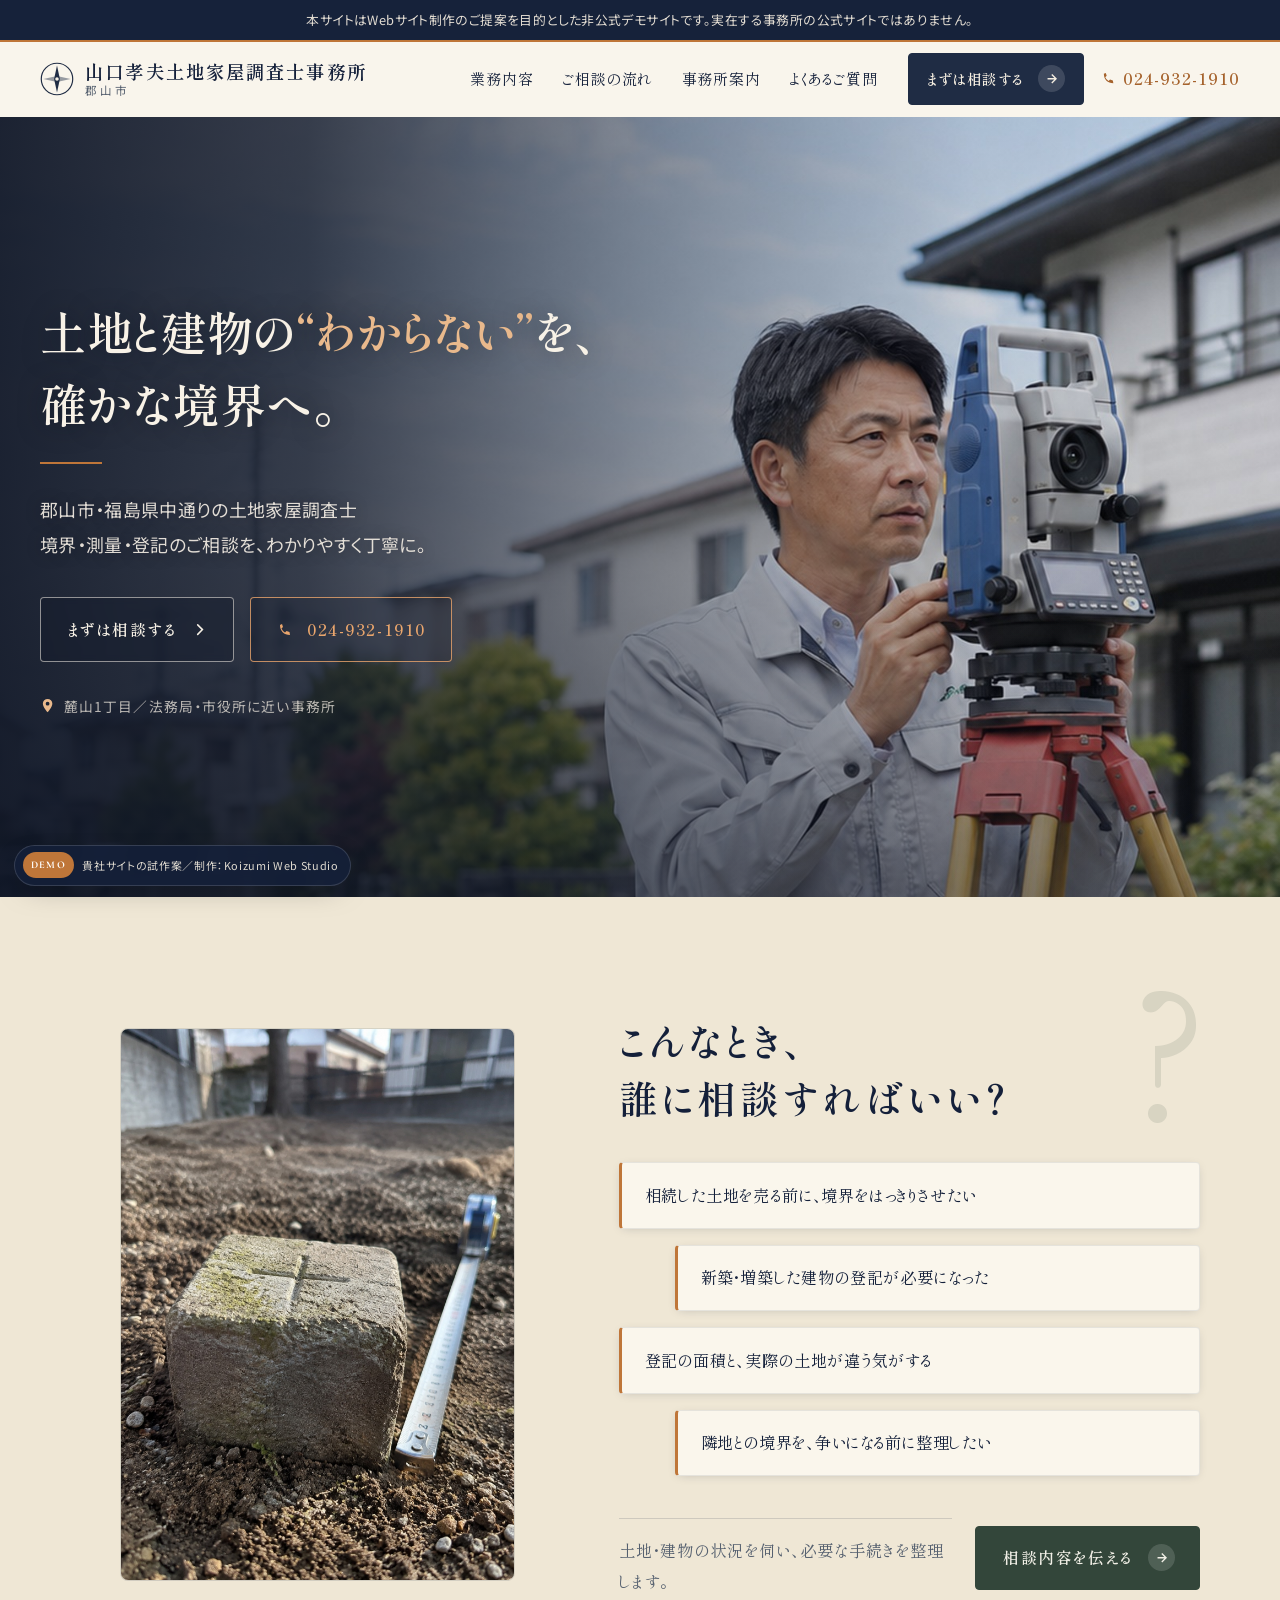
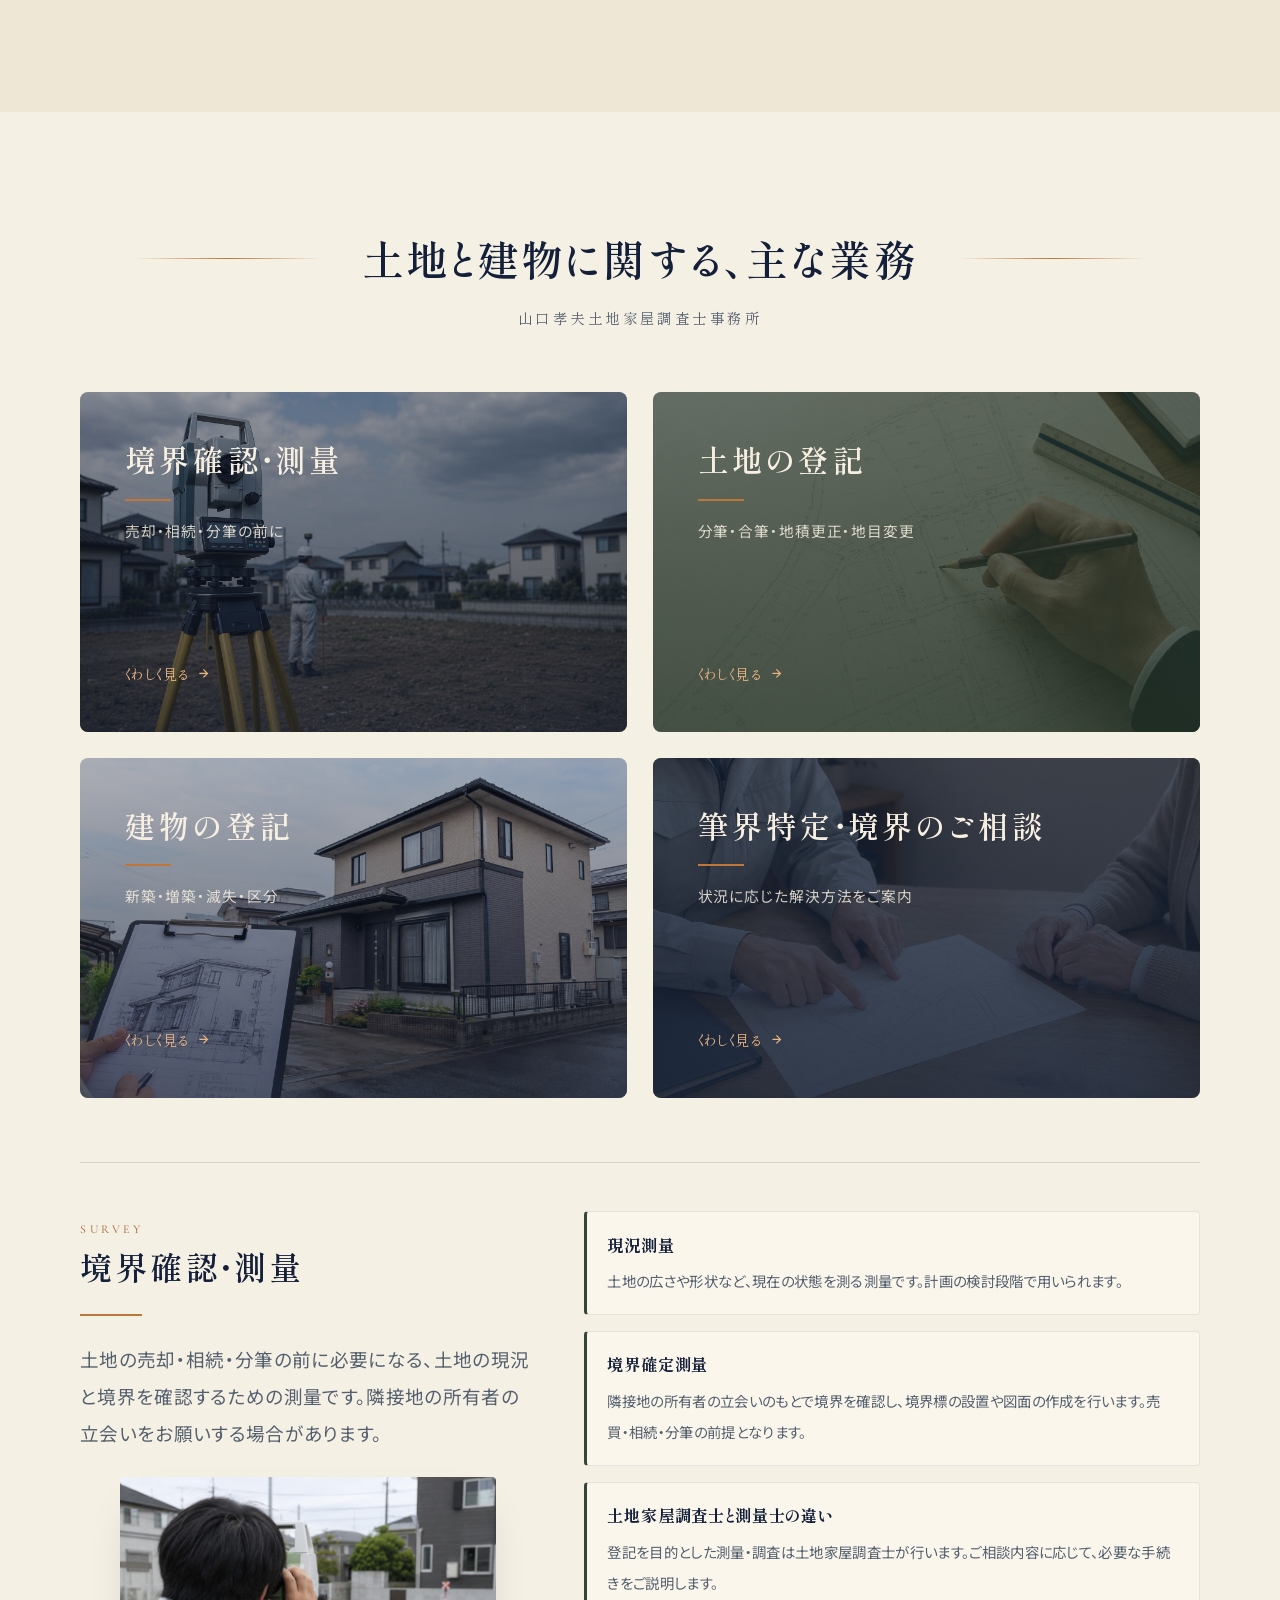
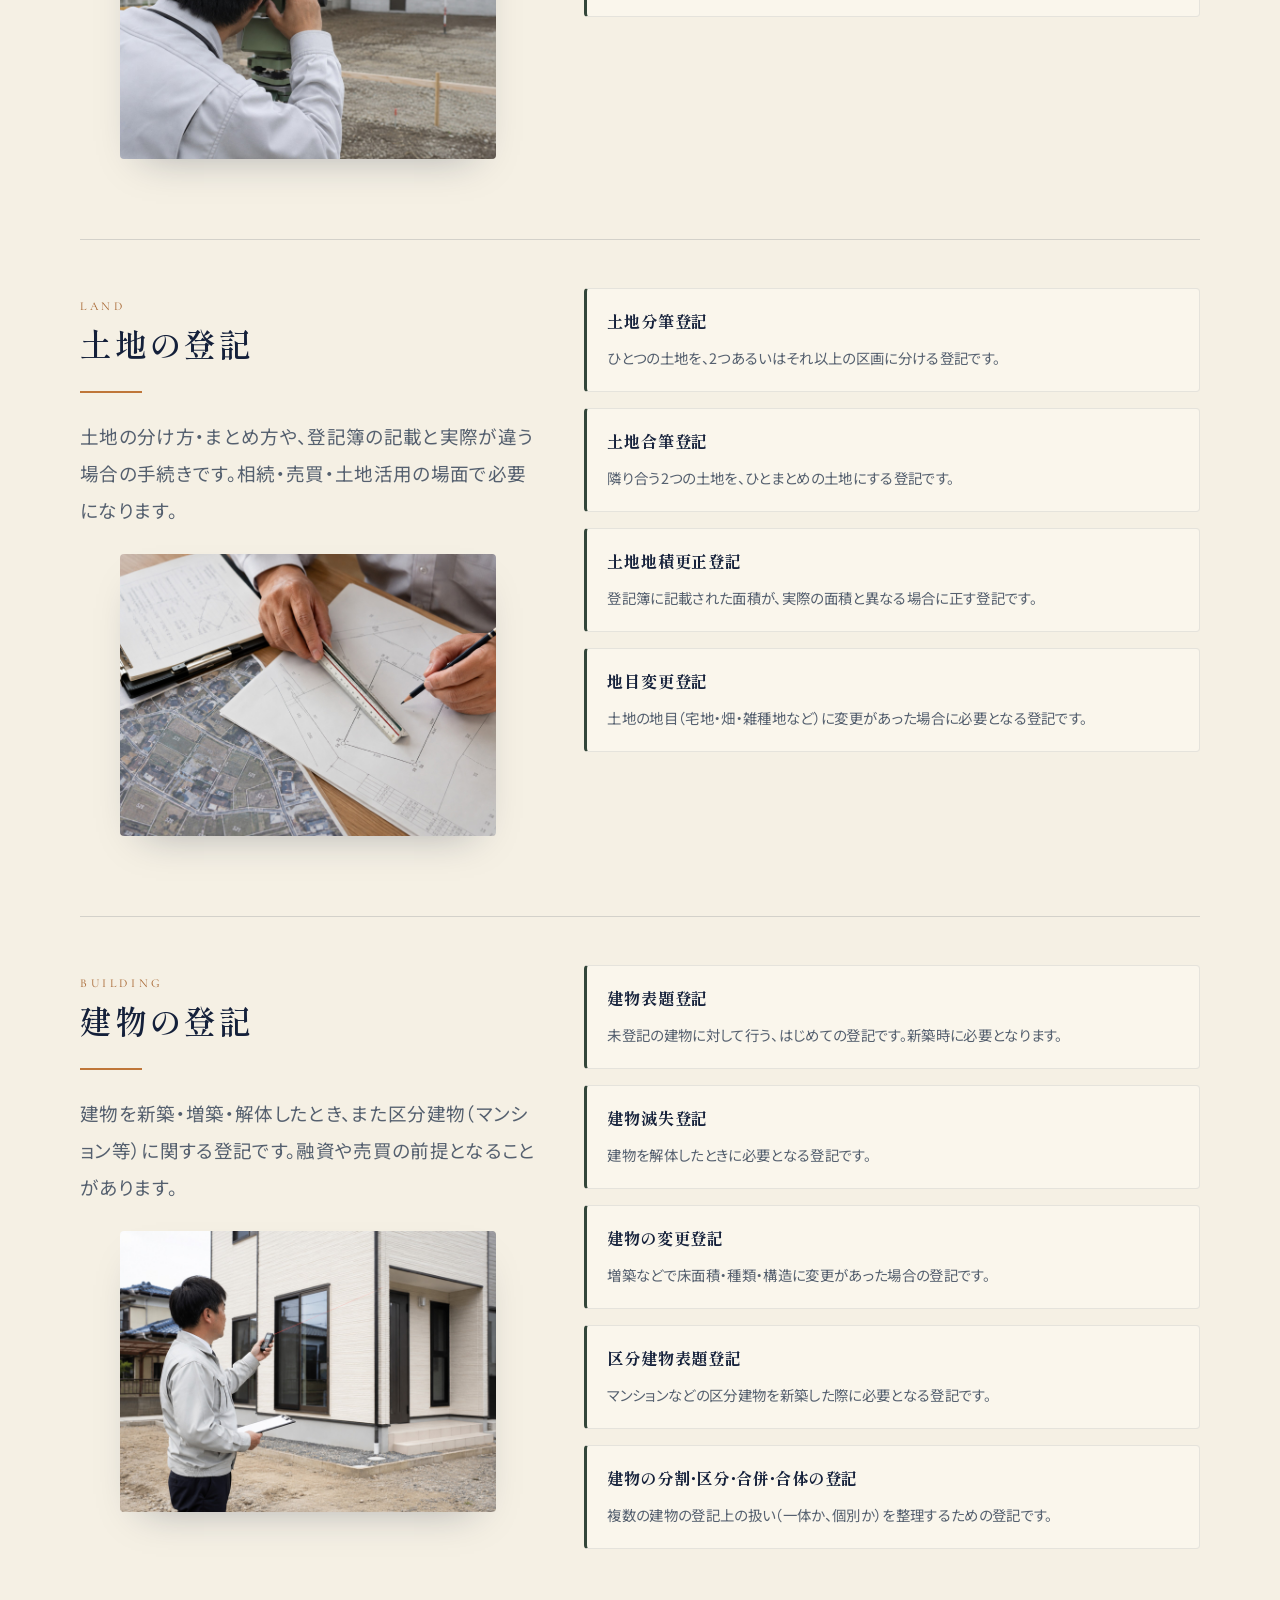
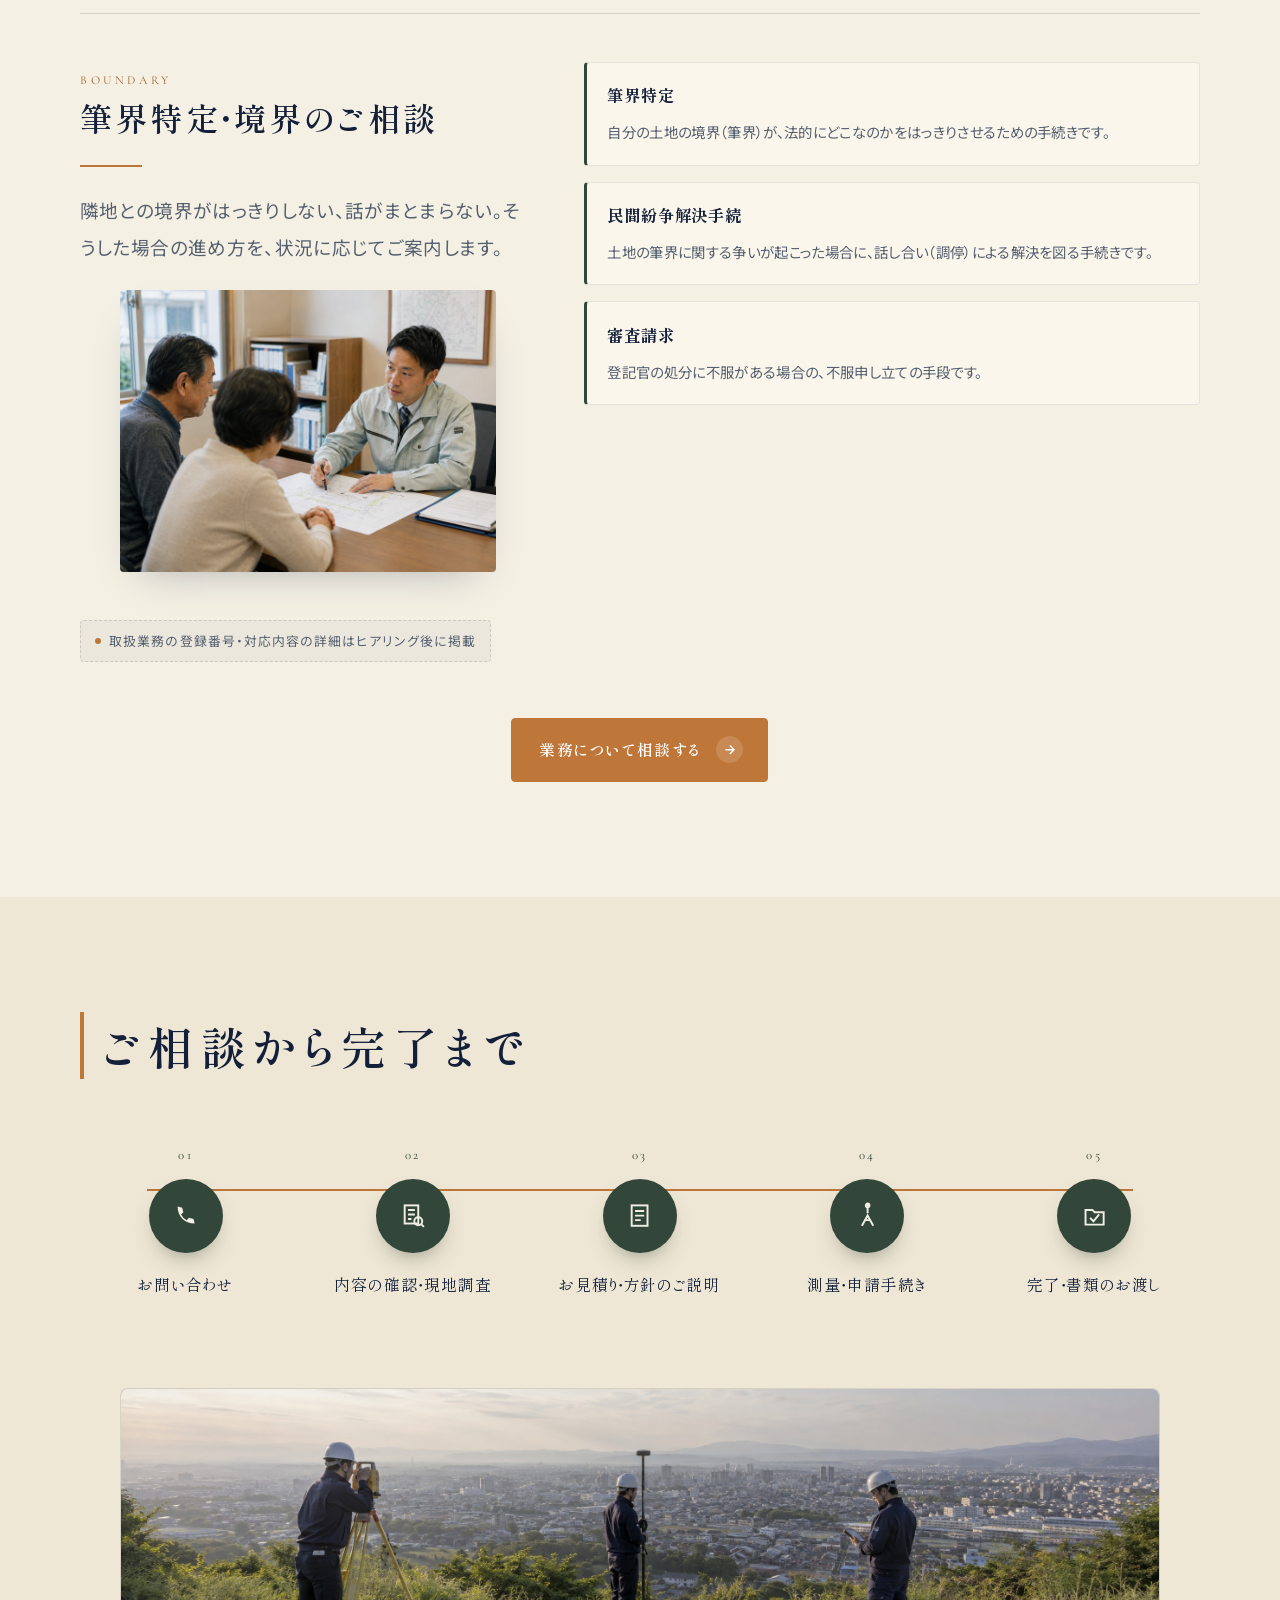
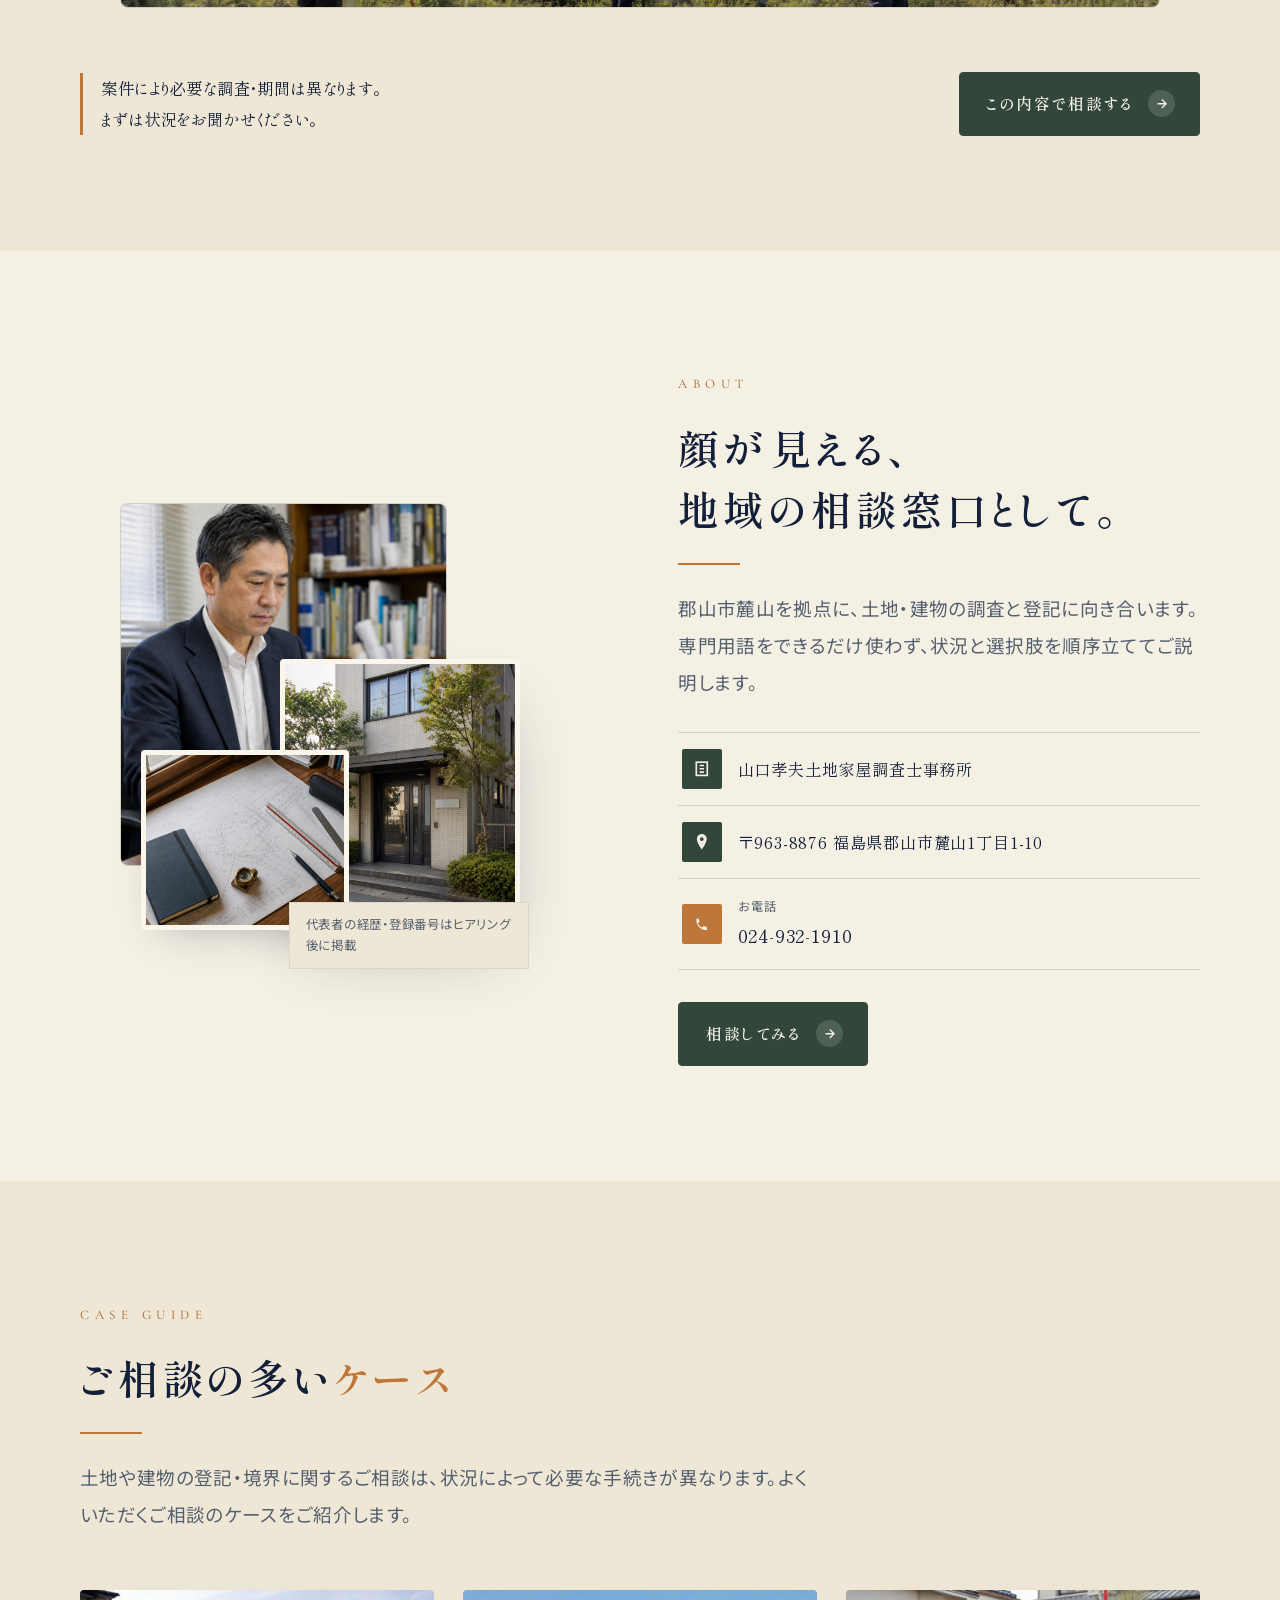
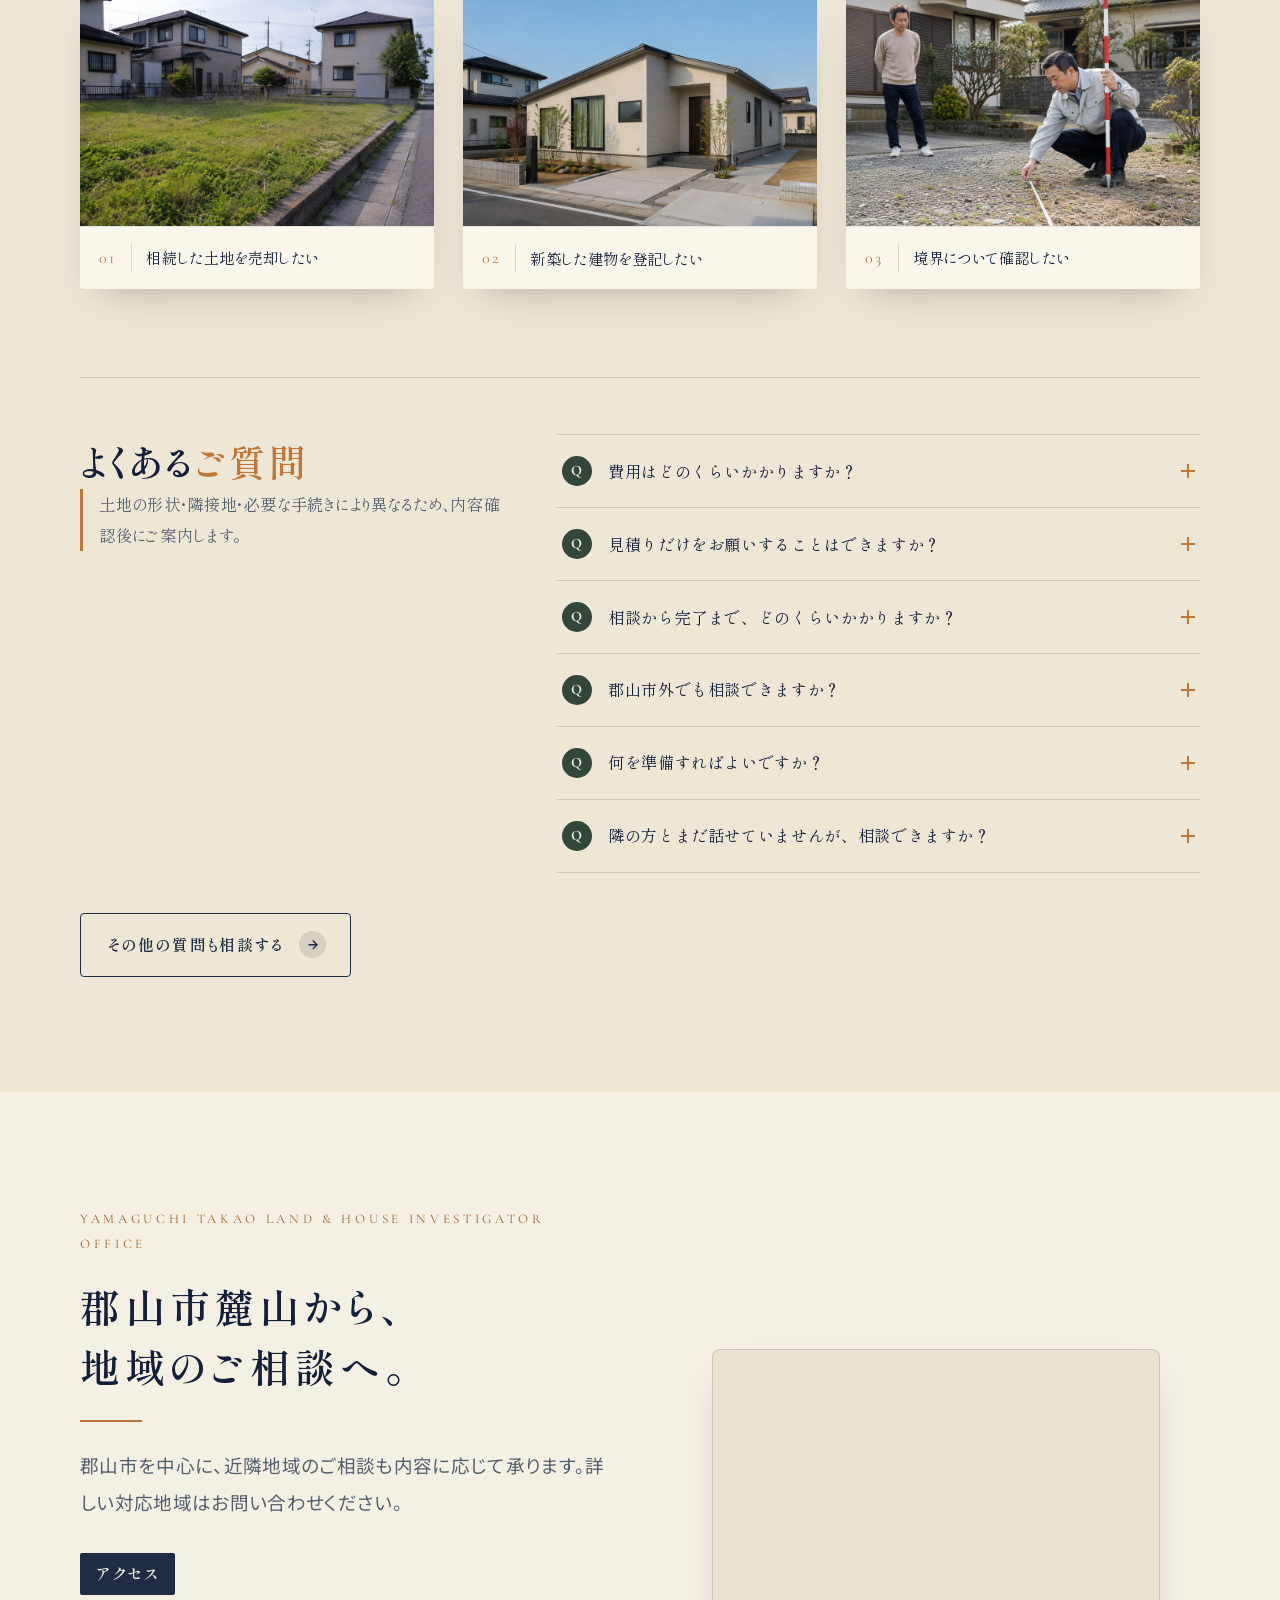
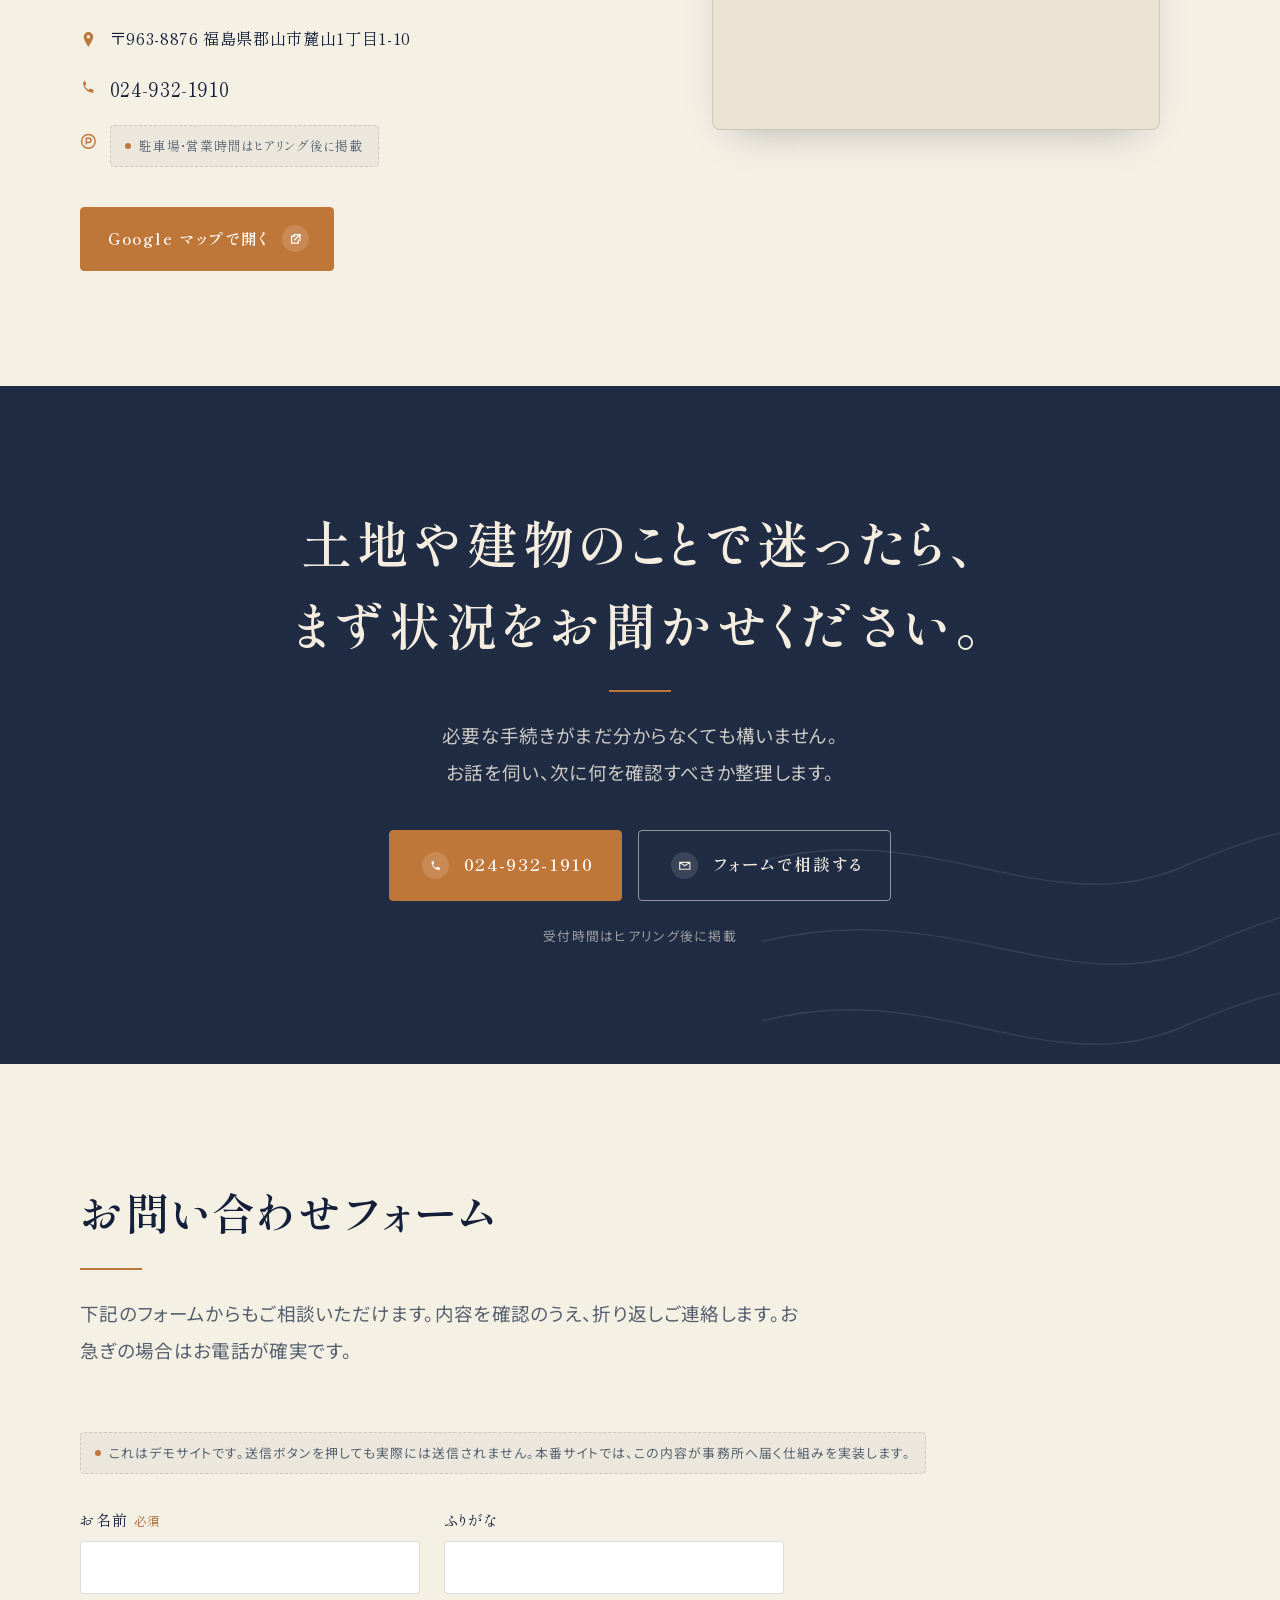
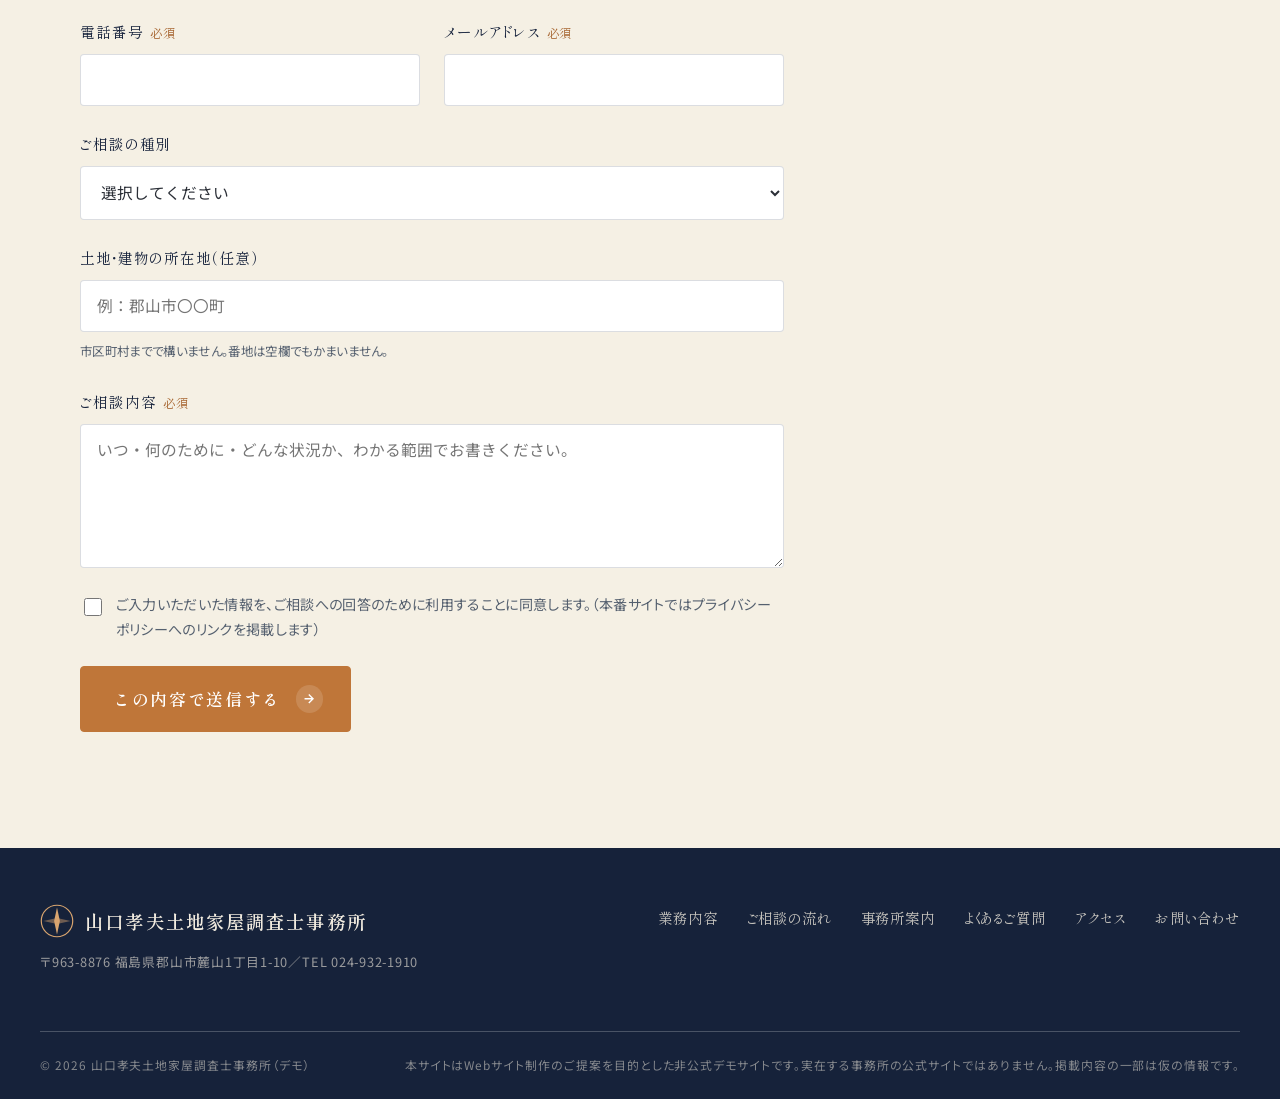
<file: site/index.html>
<!doctype html>
<html lang="ja">
<head>
<meta charset="utf-8">
<meta name="viewport" content="width=device-width, initial-scale=1">
<meta name="robots" content="noindex, nofollow">
<meta name="googlebot" content="noindex, nofollow">
<title>山口孝夫土地家屋調査士事務所｜郡山市の境界・測量・登記のご相談</title>
<meta name="description" content="本サイトはWebサイト制作のご提案を目的とした非公式デモサイトです。実在する事務所の公式サイトではありません。">
<link rel="icon" href="data:image/svg+xml,%3Csvg xmlns='http://www.w3.org/2000/svg' viewBox='0 0 32 32'%3E%3Crect width='32' height='32' fill='%231f2c44'/%3E%3Cpath d='M16 5 L19 16 L16 27 L13 16 Z M5 16 L16 13 L27 16 L16 19 Z' fill='%23e7b483'/%3E%3C/svg%3E">
<link rel="preconnect" href="https://fonts.googleapis.com">
<link rel="preconnect" href="https://fonts.gstatic.com" crossorigin>
<link href="https://fonts.googleapis.com/css2?family=Shippori+Mincho:wght@500;600;700&family=Noto+Sans+JP:wght@400;500;700&family=Cormorant+Garamond:wght@500;600&display=swap" rel="stylesheet">
<link rel="stylesheet" href="assets/css/styles.css">
</head>
<body>

<p class="demo-notice" role="note">本サイトはWebサイト制作のご提案を目的とした非公式デモサイトです。実在する事務所の公式サイトではありません。</p>

<a class="skip-link" href="#contact">お問い合わせへ移動</a>

<a class="demo-badge" href="https://koizumi-web-studio.pages.dev" target="_blank" rel="noopener">
  <span class="demo-badge__tag">DEMO</span>
  <span>貴社サイトの試作案／制作：Koizumi Web Studio</span>
</a>

<!-- ============ ヘッダー ============ -->
<header class="site-header">
  <div class="container container--wide site-header__inner">
    <a class="brand" href="#top" aria-label="山口孝夫土地家屋調査士事務所">
      <svg class="brand__mark" viewBox="0 0 40 40" aria-hidden="true">
        <circle cx="20" cy="20" r="18.5" fill="none" stroke="currentColor" stroke-width="1.4"/>
        <path d="M20 4 L23.4 20 L20 36 L16.6 20 Z" fill="currentColor"/>
        <path d="M4 20 L20 16.6 L36 20 L20 23.4 Z" fill="currentColor" opacity="0.45"/>
        <circle cx="20" cy="20" r="2.1" fill="#f5f0e4"/>
      </svg>
      <span class="brand__text">
        <span class="brand__name">山口孝夫土地家屋調査士事務所</span>
        <span class="brand__region">郡山市</span>
      </span>
    </a>

    <nav class="site-nav" aria-label="メインナビゲーション">
      <div class="site-nav__links">
        <a href="#services">業務内容</a>
        <a href="#flow">ご相談の流れ</a>
        <a href="#about">事務所案内</a>
        <a href="#faq">よくあるご質問</a>
      </div>
      <div class="site-nav__cta">
        <a class="btn" href="#contact">まずは相談する
          <span class="btn__icon"><svg viewBox="0 0 16 16" aria-hidden="true"><path d="M3 8h9M8 3l5 5-5 5" fill="none" stroke="currentColor" stroke-width="1.6"/></svg></span>
        </a>
        <a class="site-nav__tel" href="tel:0249321910">
          <svg viewBox="0 0 16 16" aria-hidden="true"><path d="M3 3c0 6 4 10 10 10l-.5-3-3-1-1.5 1.5A8 8 0 0 1 4.5 6.5L6 5 5 2 3 3z" fill="currentColor"/></svg>
          024-932-1910
        </a>
      </div>
      <button class="nav-toggle" type="button" aria-expanded="false" aria-controls="mobile-nav" aria-label="メニューを開く"><span></span></button>
    </nav>
  </div>
</header>

<div class="nav-overlay" id="mobile-nav" data-stagger>
  <a href="#services" style="--i:0">業務内容</a>
  <a href="#flow" style="--i:1">ご相談の流れ</a>
  <a href="#about" style="--i:2">事務所案内</a>
  <a href="#faq" style="--i:3">よくあるご質問</a>
  <a href="#access" style="--i:4">アクセス</a>
  <div class="nav-overlay__foot" style="--i:5">
    <a class="btn btn--block" href="#contact">まずは相談する
      <span class="btn__icon"><svg viewBox="0 0 16 16" aria-hidden="true"><path d="M3 8h9M8 3l5 5-5 5" fill="none" stroke="currentColor" stroke-width="1.6"/></svg></span>
    </a>
    <a class="btn btn--accent btn--block" href="tel:0249321910">
      <span class="btn__icon"><svg viewBox="0 0 16 16" aria-hidden="true"><path d="M3 3c0 6 4 10 10 10l-.5-3-3-1-1.5 1.5A8 8 0 0 1 4.5 6.5L6 5 5 2 3 3z" fill="currentColor"/></svg></span>
      024-932-1910
    </a>
  </div>
</div>

<main id="top">

  <!-- ============ 01 ヒーロー ============ -->
  <section class="hero">
    <img class="hero__bg" src="assets/img/ph-hero-survey.jpg" alt="郡山市の住宅地で測量機器を用いて調査を行う土地家屋調査士" fetchpriority="high" width="1600" height="2000">
    <span class="hero__scrim" aria-hidden="true"></span>
    <div class="container container--wide hero__inner">
      <div class="hero__content">
        <h1 class="hero__title reveal">土地と建物の<span class="accent">&#8220;わからない&#8221;</span>を、<br>確かな境界へ。</h1>
        <hr class="rule reveal">
        <p class="hero__lead reveal">郡山市・福島県中通りの土地家屋調査士<br>境界・測量・登記のご相談を、わかりやすく丁寧に。</p>
        <div class="hero__cta btn-row reveal">
          <a class="btn btn--hero-primary" href="#contact">まずは相談する
            <svg class="btn__chev" viewBox="0 0 16 16" aria-hidden="true"><path d="M6 3l5 5-5 5" fill="none" stroke="currentColor" stroke-width="1.6" stroke-linecap="round"/></svg>
          </a>
          <a class="btn btn--hero-tel" href="tel:0249321910">
            <svg viewBox="0 0 16 16" aria-hidden="true"><path d="M3 3c0 6 4 10 10 10l-.5-3-3-1-1.5 1.5A8 8 0 0 1 4.5 6.5L6 5 5 2 3 3z" fill="currentColor"/></svg>
            024-932-1910
          </a>
        </div>
        <p class="hero__meta reveal">
          <svg viewBox="0 0 16 16" aria-hidden="true"><path d="M8 1a5 5 0 0 0-5 5c0 3.5 5 9 5 9s5-5.5 5-9a5 5 0 0 0-5-5zm0 7a2 2 0 1 1 0-4 2 2 0 0 1 0 4z" fill="currentColor"/></svg>
          麓山1丁目／法務局・市役所に近い事務所
        </p>
      </div>
    </div>
  </section>

  <!-- ============ 02 お悩み ============ -->
  <section class="section section--paper-warm" id="concerns">
    <div class="container concerns__grid">
      <figure class="concerns__media ph reveal">
        <img src="assets/img/ph-boundary-marker.jpg" alt="地面に設置された境界標（コンクリート杭）のクローズアップ" loading="lazy" width="1500" height="2000">
      </figure>
      <div class="concerns__body">
        <span class="concerns__mark" aria-hidden="true">?</span>
        <h2 class="reveal">こんなとき、<br>誰に相談すればいい？</h2>
        <ul class="concerns__list" data-stagger>
          <li class="concern reveal">相続した土地を売る前に、境界をはっきりさせたい</li>
          <li class="concern reveal">新築・増築した建物の登記が必要になった</li>
          <li class="concern reveal">登記の面積と、実際の土地が違う気がする</li>
          <li class="concern reveal">隣地との境界を、争いになる前に整理したい</li>
        </ul>
        <div class="concerns__foot">
          <p class="concerns__note reveal">土地・建物の状況を伺い、必要な手続きを整理します。</p>
          <a class="btn btn--forest reveal" href="#contact">相談内容を伝える
            <span class="btn__icon"><svg viewBox="0 0 16 16" aria-hidden="true"><path d="M3 8h9M8 3l5 5-5 5" fill="none" stroke="currentColor" stroke-width="1.6"/></svg></span>
          </a>
        </div>
      </div>
    </div>
  </section>

  <!-- ============ 03 業務 ============ -->
  <section class="section section--paper" id="services">
    <div class="container">
      <div class="title-flank reveal">
        <h2>土地と建物に関する、主な業務</h2>
      </div>
      <p class="title-sub reveal">山口孝夫土地家屋調査士事務所</p>

      <div class="services__grid" data-stagger>
        <article class="svc reveal">
          <div class="svc__bg" aria-hidden="true"><img src="assets/img/svc-survey.jpg" alt="" loading="lazy" width="1800" height="1200"></div>
          <h3>境界確認・測量</h3>
          <span class="svc__line" aria-hidden="true"></span>
          <p>売却・相続・分筆の前に</p>
          <a class="svc__link" href="#svc-survey">くわしく見る <svg viewBox="0 0 16 16" aria-hidden="true"><path d="M3 8h9M8 3l5 5-5 5" fill="none" stroke="currentColor" stroke-width="1.6"/></svg></a>
        </article>
        <article class="svc svc--forest reveal">
          <div class="svc__bg ph--forest" aria-hidden="true"><img src="assets/img/svc-land.jpg" alt="" loading="lazy" width="1800" height="1200"></div>
          <h3>土地の登記</h3>
          <span class="svc__line" aria-hidden="true"></span>
          <p>分筆・合筆・地積更正・地目変更</p>
          <a class="svc__link" href="#svc-land">くわしく見る <svg viewBox="0 0 16 16" aria-hidden="true"><path d="M3 8h9M8 3l5 5-5 5" fill="none" stroke="currentColor" stroke-width="1.6"/></svg></a>
        </article>
        <article class="svc reveal">
          <div class="svc__bg" aria-hidden="true"><img src="assets/img/svc-building.jpg" alt="" loading="lazy" width="1800" height="1200"></div>
          <h3>建物の登記</h3>
          <span class="svc__line" aria-hidden="true"></span>
          <p>新築・増築・滅失・区分</p>
          <a class="svc__link" href="#svc-building">くわしく見る <svg viewBox="0 0 16 16" aria-hidden="true"><path d="M3 8h9M8 3l5 5-5 5" fill="none" stroke="currentColor" stroke-width="1.6"/></svg></a>
        </article>
        <article class="svc svc--navy reveal">
          <div class="svc__bg ph--navy" aria-hidden="true"><img src="assets/img/svc-boundary.jpg" alt="" loading="lazy" width="1800" height="1200"></div>
          <h3>筆界特定・境界のご相談</h3>
          <span class="svc__line" aria-hidden="true"></span>
          <p>状況に応じた解決方法をご案内</p>
          <a class="svc__link" href="#svc-boundary">くわしく見る <svg viewBox="0 0 16 16" aria-hidden="true"><path d="M3 8h9M8 3l5 5-5 5" fill="none" stroke="currentColor" stroke-width="1.6"/></svg></a>
        </article>
      </div>

      <div class="svc-detail" id="svc-survey">
        <div class="svc-detail__grid">
          <div>
            <span class="svc-detail__tag reveal">Survey</span>
            <h3 class="reveal">境界確認・測量</h3>
            <hr class="rule reveal">
            <p class="lead reveal">土地の売却・相続・分筆の前に必要になる、土地の現況と境界を確認するための測量です。隣接地の所有者の立会いをお願いする場合があります。</p>
            <figure class="svc-detail__img reveal"><img src="assets/img/svcdetail-survey.jpg" alt="屋外で測量機器を用いて土地を測量する様子" loading="lazy" width="1600" height="1200"></figure>
          </div>
          <ul class="svc-detail__list reveal" data-stagger>
            <li class="reveal"><b>現況測量</b><span>土地の広さや形状など、現在の状態を測る測量です。計画の検討段階で用いられます。</span></li>
            <li class="reveal"><b>境界確定測量</b><span>隣接地の所有者の立会いのもとで境界を確認し、境界標の設置や図面の作成を行います。売買・相続・分筆の前提となります。</span></li>
            <li class="reveal"><b>土地家屋調査士と測量士の違い</b><span>登記を目的とした測量・調査は土地家屋調査士が行います。ご相談内容に応じて、必要な手続きをご説明します。</span></li>
          </ul>
        </div>
      </div>

      <div class="svc-detail" id="svc-land">
        <div class="svc-detail__grid">
          <div>
            <span class="svc-detail__tag reveal">Land</span>
            <h3 class="reveal">土地の登記</h3>
            <hr class="rule reveal">
            <p class="lead reveal">土地の分け方・まとめ方や、登記簿の記載と実際が違う場合の手続きです。相続・売買・土地活用の場面で必要になります。</p>
            <figure class="svc-detail__img reveal"><img src="assets/img/svcdetail-land.jpg" alt="公図・地積測量図を確認する手元" loading="lazy" width="1600" height="1200"></figure>
          </div>
          <ul class="svc-detail__list reveal" data-stagger>
            <li class="reveal"><b>土地分筆登記</b><span>ひとつの土地を、2つあるいはそれ以上の区画に分ける登記です。</span></li>
            <li class="reveal"><b>土地合筆登記</b><span>隣り合う2つの土地を、ひとまとめの土地にする登記です。</span></li>
            <li class="reveal"><b>土地地積更正登記</b><span>登記簿に記載された面積が、実際の面積と異なる場合に正す登記です。</span></li>
            <li class="reveal"><b>地目変更登記</b><span>土地の地目（宅地・畑・雑種地など）に変更があった場合に必要となる登記です。</span></li>
          </ul>
        </div>
      </div>

      <div class="svc-detail" id="svc-building">
        <div class="svc-detail__grid">
          <div>
            <span class="svc-detail__tag reveal">Building</span>
            <h3 class="reveal">建物の登記</h3>
            <hr class="rule reveal">
            <p class="lead reveal">建物を新築・増築・解体したとき、また区分建物（マンション等）に関する登記です。融資や売買の前提となることがあります。</p>
            <figure class="svc-detail__img reveal"><img src="assets/img/svcdetail-building.jpg" alt="建物図面と現地の住宅" loading="lazy" width="1600" height="1200"></figure>
          </div>
          <ul class="svc-detail__list reveal" data-stagger>
            <li class="reveal"><b>建物表題登記</b><span>未登記の建物に対して行う、はじめての登記です。新築時に必要となります。</span></li>
            <li class="reveal"><b>建物滅失登記</b><span>建物を解体したときに必要となる登記です。</span></li>
            <li class="reveal"><b>建物の変更登記</b><span>増築などで床面積・種類・構造に変更があった場合の登記です。</span></li>
            <li class="reveal"><b>区分建物表題登記</b><span>マンションなどの区分建物を新築した際に必要となる登記です。</span></li>
            <li class="reveal"><b>建物の分割・区分・合併・合体の登記</b><span>複数の建物の登記上の扱い（一体か、個別か）を整理するための登記です。</span></li>
          </ul>
        </div>
      </div>

      <div class="svc-detail" id="svc-boundary">
        <div class="svc-detail__grid">
          <div>
            <span class="svc-detail__tag reveal">Boundary</span>
            <h3 class="reveal">筆界特定・境界のご相談</h3>
            <hr class="rule reveal">
            <p class="lead reveal">隣地との境界がはっきりしない、話がまとまらない。そうした場合の進め方を、状況に応じてご案内します。</p>
            <figure class="svc-detail__img reveal"><img src="assets/img/svcdetail-boundary.jpg" alt="図面を挟んで打ち合わせをする様子" loading="lazy" width="1600" height="1200"></figure>
          </div>
          <ul class="svc-detail__list reveal" data-stagger>
            <li class="reveal"><b>筆界特定</b><span>自分の土地の境界（筆界）が、法的にどこなのかをはっきりさせるための手続きです。</span></li>
            <li class="reveal"><b>民間紛争解決手続</b><span>土地の筆界に関する争いが起こった場合に、話し合い（調停）による解決を図る手続きです。</span></li>
            <li class="reveal"><b>審査請求</b><span>登記官の処分に不服がある場合の、不服申し立ての手段です。</span></li>
          </ul>
        </div>
      </div>

      <p class="pending reveal" style="margin-top:2rem">取扱業務の登録番号・対応内容の詳細はヒアリング後に掲載</p>

      <div class="services__cta reveal">
        <a class="btn btn--accent" href="#contact">業務について相談する
          <span class="btn__icon"><svg viewBox="0 0 16 16" aria-hidden="true"><path d="M3 8h9M8 3l5 5-5 5" fill="none" stroke="currentColor" stroke-width="1.6"/></svg></span>
        </a>
      </div>
    </div>
  </section>

  <!-- ============ 04 ご相談の流れ ============ -->
  <section class="section section--paper-warm" id="flow">
    <div class="container">
      <div class="process__head reveal">
        <h2>ご相談から完了まで</h2>
      </div>

      <div class="process__track" data-stagger>
        <span class="process__line" aria-hidden="true"></span>
        <span class="process__line-fill" aria-hidden="true"></span>
        <div class="step reveal">
          <span class="step__num">01</span>
          <span class="step__dot" aria-hidden="true"><svg viewBox="0 0 24 24"><path d="M5 4c0 9 6 15 15 15l-1-4-4-1-2 2a11 11 0 0 1-5-5l2-2-1-4-4-1z" fill="currentColor"/></svg></span>
          <span class="step__label">お問い合わせ</span>
        </div>
        <div class="step reveal">
          <span class="step__num">02</span>
          <span class="step__dot" aria-hidden="true"><svg viewBox="0 0 24 24" fill="none" stroke="currentColor" stroke-width="1.7"><rect x="5" y="3" width="12" height="16"/><path d="M8 7h6M8 11h6M8 15h3"/><circle cx="17" cy="17" r="3.5"/><path d="M19.5 19.5 22 22"/></svg></span>
          <span class="step__label">内容の確認・現地調査</span>
        </div>
        <div class="step reveal">
          <span class="step__num">03</span>
          <span class="step__dot" aria-hidden="true"><svg viewBox="0 0 24 24" fill="none" stroke="currentColor" stroke-width="1.7"><rect x="5" y="3" width="14" height="18"/><path d="M8 8h8M8 12h8M8 16h5"/></svg></span>
          <span class="step__label">お見積り・方針のご説明</span>
        </div>
        <div class="step reveal">
          <span class="step__num">04</span>
          <span class="step__dot" aria-hidden="true"><svg viewBox="0 0 24 24" fill="none" stroke="currentColor" stroke-width="1.7"><path d="M12 3v7M7 21l5-9 5 9M9.5 16h5"/><circle cx="12" cy="3" r="1.6" fill="currentColor"/></svg></span>
          <span class="step__label">測量・申請手続き</span>
        </div>
        <div class="step reveal">
          <span class="step__num">05</span>
          <span class="step__dot" aria-hidden="true"><svg viewBox="0 0 24 24" fill="none" stroke="currentColor" stroke-width="1.7"><path d="M4 7h6l2 2h8v11H4z"/><path d="M8 14l3 3 5-6"/></svg></span>
          <span class="step__label">完了・書類のお渡し</span>
        </div>
      </div>

      <div class="process__foot">
        <figure class="process__foot-media ph reveal">
          <img src="assets/img/ph-process-fieldwork.jpg" alt="郡山の街を見下ろす高台で複数人が測量を行う様子" loading="lazy" width="2400" height="900">
        </figure>
        <p class="process__note reveal">案件により必要な調査・期間は異なります。<br>まずは状況をお聞かせください。</p>
        <a class="btn btn--forest reveal" href="#contact">この内容で相談する
          <span class="btn__icon"><svg viewBox="0 0 16 16" aria-hidden="true"><path d="M3 8h9M8 3l5 5-5 5" fill="none" stroke="currentColor" stroke-width="1.6"/></svg></span>
        </a>
      </div>
    </div>
  </section>

  <!-- ============ 05 事務所紹介 ============ -->
  <section class="section section--paper" id="about">
    <div class="container about__grid">
      <div class="about__media reveal">
        <figure class="ph ph--main"><img src="assets/img/ph-office-portrait.jpg" alt="事務所で図面と書類に向かう土地家屋調査士" loading="lazy" width="1500" height="2000"></figure>
        <figure class="ph ph--sub1"><img src="assets/img/ph-office-exterior.jpg" alt="郡山市麓山にある事務所の外観" loading="lazy" width="1500" height="1700"></figure>
        <figure class="ph ph--sub2"><img src="assets/img/ph-office-drawings.jpg" alt="測量図面・スケール・筆記具" loading="lazy" width="1800" height="1200"></figure>
        <p class="about__note">代表者の経歴・登録番号はヒアリング後に掲載</p>
      </div>
      <div class="about__body">
        <span class="eyebrow reveal">About</span>
        <h2 class="reveal">顔が見える、<br>地域の相談窓口として。</h2>
        <hr class="rule reveal">
        <p class="lead reveal">郡山市麓山を拠点に、土地・建物の調査と登記に向き合います。専門用語をできるだけ使わず、状況と選択肢を順序立ててご説明します。</p>
        <ul class="info-list reveal">
          <li>
            <span class="info-list__icon info-list__icon--forest" aria-hidden="true"><svg viewBox="0 0 16 16" fill="none" stroke="currentColor" stroke-width="1.5"><rect x="3" y="2" width="10" height="12"/><path d="M6 5h4M6 8h4M6 11h4"/></svg></span>
            <span class="info-list__text">山口孝夫土地家屋調査士事務所</span>
          </li>
          <li>
            <span class="info-list__icon info-list__icon--forest" aria-hidden="true"><svg viewBox="0 0 16 16" fill="currentColor"><path d="M8 1a4.5 4.5 0 0 0-4.5 4.5C3.5 9 8 15 8 15s4.5-6 4.5-9.5A4.5 4.5 0 0 0 8 1zm0 6.2a1.7 1.7 0 1 1 0-3.4 1.7 1.7 0 0 1 0 3.4z"/></svg></span>
            <span class="info-list__text">〒963-8876 福島県郡山市麓山1丁目1-10</span>
          </li>
          <li>
            <span class="info-list__icon info-list__icon--terra" aria-hidden="true"><svg viewBox="0 0 16 16" fill="currentColor"><path d="M3 3c0 6 4 10 10 10l-.5-3-3-1-1.5 1.5A8 8 0 0 1 4.5 6.5L6 5 5 2 3 3z"/></svg></span>
            <span class="info-list__text"><span>お電話</span><a href="tel:0249321910">024-932-1910</a></span>
          </li>
        </ul>
        <div class="btn-row reveal" style="margin-top:2rem">
          <a class="btn btn--forest" href="#contact">相談してみる
            <span class="btn__icon"><svg viewBox="0 0 16 16" aria-hidden="true"><path d="M3 8h9M8 3l5 5-5 5" fill="none" stroke="currentColor" stroke-width="1.6"/></svg></span>
          </a>
        </div>
      </div>
    </div>
  </section>

  <!-- ============ 06 ご相談ケース＋FAQ ============ -->
  <section class="section section--paper-warm" id="faq">
    <div class="container">
      <div class="cases__head">
        <span class="eyebrow reveal">Case Guide</span>
        <h2 class="reveal">ご相談の多い<span class="tint">ケース</span></h2>
        <hr class="rule reveal">
        <p class="lead reveal">土地や建物の登記・境界に関するご相談は、状況によって必要な手続きが異なります。よくいただくご相談のケースをご紹介します。</p>
      </div>

      <div class="cases__grid" data-stagger>
        <article class="case-card reveal">
          <div class="ph"><img src="assets/img/ph-case-inherited-land.jpg" alt="郡山市内の宅地・空き地" loading="lazy" width="1800" height="1200"></div>
          <div class="case-card__cap"><span class="case-card__num">01</span><span class="case-card__label">相続した土地を売却したい</span></div>
        </article>
        <article class="case-card reveal">
          <div class="ph"><img src="assets/img/ph-case-newhouse.jpg" alt="新築された戸建て住宅の外観" loading="lazy" width="1800" height="1200"></div>
          <div class="case-card__cap"><span class="case-card__num">02</span><span class="case-card__label">新築した建物を登記したい</span></div>
        </article>
        <article class="case-card reveal">
          <div class="ph"><img src="assets/img/ph-case-boundary-check.jpg" alt="現地で境界を確認する土地家屋調査士" loading="lazy" width="1800" height="1200"></div>
          <div class="case-card__cap"><span class="case-card__num">03</span><span class="case-card__label">境界について確認したい</span></div>
        </article>
      </div>

      <div class="faq-block">
        <div class="faq-block__grid">
          <div>
            <h2 class="reveal">よくある<span class="tint">ご質問</span></h2>
            <p class="faq-aside reveal">土地の形状・隣接地・必要な手続きにより異なるため、内容確認後にご案内します。</p>
          </div>
          <div class="accordion reveal" data-stagger>
            <div class="acc-item">
              <button class="acc-trigger" type="button" aria-expanded="false">
                <span class="acc-trigger__q" aria-hidden="true">Q</span>
                <span class="acc-trigger__txt">費用はどのくらいかかりますか？</span>
                <span class="acc-trigger__pm" aria-hidden="true"></span>
              </button>
              <div class="acc-panel"><div class="acc-panel__inner">土地の広さ・形状、隣接する土地の数、必要となる手続きの範囲によって変わります。ご相談内容を確認したうえで、着手前にお見積りをご提示します。金額に納得いただいてからの着手です。</div></div>
            </div>
            <div class="acc-item">
              <button class="acc-trigger" type="button" aria-expanded="false">
                <span class="acc-trigger__q" aria-hidden="true">Q</span>
                <span class="acc-trigger__txt">見積りだけをお願いすることはできますか？</span>
                <span class="acc-trigger__pm" aria-hidden="true"></span>
              </button>
              <div class="acc-panel"><div class="acc-panel__inner">はい。まずは状況を伺い、必要な手続きとおおよその費用の見込みをお伝えします。そのうえでご検討いただけます。</div></div>
            </div>
            <div class="acc-item">
              <button class="acc-trigger" type="button" aria-expanded="false">
                <span class="acc-trigger__q" aria-hidden="true">Q</span>
                <span class="acc-trigger__txt">相談から完了まで、どのくらいかかりますか？</span>
                <span class="acc-trigger__pm" aria-hidden="true"></span>
              </button>
              <div class="acc-panel"><div class="acc-panel__inner">手続きの種類や、隣地の方との立会いの日程調整などにより幅があります。現地の状況を確認した段階で、想定される期間の目安をお伝えします。</div></div>
            </div>
            <div class="acc-item">
              <button class="acc-trigger" type="button" aria-expanded="false">
                <span class="acc-trigger__q" aria-hidden="true">Q</span>
                <span class="acc-trigger__txt">郡山市外でも相談できますか？</span>
                <span class="acc-trigger__pm" aria-hidden="true"></span>
              </button>
              <div class="acc-panel"><div class="acc-panel__inner">郡山市を中心に、近隣の地域についても内容に応じて承ります。対応の可否は、土地の所在地をお知らせいただければ確認いたします。</div></div>
            </div>
            <div class="acc-item">
              <button class="acc-trigger" type="button" aria-expanded="false">
                <span class="acc-trigger__q" aria-hidden="true">Q</span>
                <span class="acc-trigger__txt">何を準備すればよいですか？</span>
                <span class="acc-trigger__pm" aria-hidden="true"></span>
              </button>
              <div class="acc-panel"><div class="acc-panel__inner">お手元にあれば、権利証（登記識別情報）・固定資産税の通知書・過去の測量図などがあるとスムーズです。なくてもご相談は可能です。</div></div>
            </div>
            <div class="acc-item">
              <button class="acc-trigger" type="button" aria-expanded="false">
                <span class="acc-trigger__q" aria-hidden="true">Q</span>
                <span class="acc-trigger__txt">隣の方とまだ話せていませんが、相談できますか？</span>
                <span class="acc-trigger__pm" aria-hidden="true"></span>
              </button>
              <div class="acc-panel"><div class="acc-panel__inner">はい。まず資料と現地を確認し、隣地の方へどのようにお声がけするか、進め方を一緒に考えます。争いを避けるための整理としてご相談ください。</div></div>
            </div>
          </div>
        </div>
        <div class="btn-row reveal" style="margin-top:2.5rem">
          <a class="btn btn--ghost" href="#contact">その他の質問も相談する
            <span class="btn__icon"><svg viewBox="0 0 16 16" aria-hidden="true"><path d="M3 8h9M8 3l5 5-5 5" fill="none" stroke="currentColor" stroke-width="1.6"/></svg></span>
          </a>
        </div>
      </div>
    </div>
  </section>

  <!-- ============ 07 アクセス ============ -->
  <section class="section section--paper" id="access">
    <div class="container access__grid">
      <div class="access__body">
        <span class="eyebrow reveal" style="letter-spacing:.28em">Yamaguchi Takao Land &amp; House Investigator Office</span>
        <h2 class="reveal">郡山市麓山から、<br>地域のご相談へ。</h2>
        <hr class="rule reveal">
        <p class="lead reveal">郡山市を中心に、近隣地域のご相談も内容に応じて承ります。詳しい対応地域はお問い合わせください。</p>
        <span class="access__label reveal">アクセス</span>
        <ul class="access__info reveal">
          <li><svg viewBox="0 0 16 16" fill="currentColor" aria-hidden="true"><path d="M8 1a4.5 4.5 0 0 0-4.5 4.5C3.5 9 8 15 8 15s4.5-6 4.5-9.5A4.5 4.5 0 0 0 8 1zm0 6.2a1.7 1.7 0 1 1 0-3.4 1.7 1.7 0 0 1 0 3.4z"/></svg><span>〒963-8876 福島県郡山市麓山1丁目1-10</span></li>
          <li><svg viewBox="0 0 16 16" fill="currentColor" aria-hidden="true"><path d="M3 3c0 6 4 10 10 10l-.5-3-3-1-1.5 1.5A8 8 0 0 1 4.5 6.5L6 5 5 2 3 3z"/></svg><span class="big"><a href="tel:0249321910">024-932-1910</a></span></li>
          <li><svg viewBox="0 0 16 16" fill="none" stroke="currentColor" stroke-width="1.4" aria-hidden="true"><circle cx="8" cy="8" r="6.5"/><path d="M6 11V5h2.5a2 2 0 0 1 0 4H6"/></svg><span class="pending">駐車場・営業時間はヒアリング後に掲載</span></li>
        </ul>
        <div class="access__cta btn-row reveal">
          <a class="btn btn--accent" href="https://www.google.com/maps/search/?api=1&amp;query=%E7%A6%8F%E5%B3%B6%E7%9C%8C%E9%83%A1%E5%B1%B1%E5%B8%82%E9%BA%93%E5%B1%B11-1-10" target="_blank" rel="noopener">Google マップで開く
            <span class="btn__icon"><svg viewBox="0 0 16 16" aria-hidden="true"><path d="M6 3h7v7M13 3 6.5 9.5M11 9.5V13H3V5h3.5" fill="none" stroke="currentColor" stroke-width="1.5" stroke-linecap="round"/></svg></span>
          </a>
        </div>
      </div>
      <figure class="access__map reveal">
        <iframe class="access__map-frame" title="山口孝夫土地家屋調査士事務所の所在地（福島県郡山市麓山1丁目1-10）" src="https://maps.google.com/maps?q=%E7%A6%8F%E5%B3%B6%E7%9C%8C%E9%83%A1%E5%B1%B1%E5%B8%82%E9%BA%93%E5%B1%B11-1-10&amp;hl=ja&amp;z=16&amp;output=embed" loading="lazy" referrerpolicy="no-referrer-when-downgrade" allowfullscreen></iframe>
      </figure>
    </div>
  </section>

  <!-- ============ 08 お問い合わせ ============ -->
  <section class="section section--navy cta-final" id="contact">
    <svg class="cta-final__contour" viewBox="0 0 620 480" aria-hidden="true" fill="none" stroke="currentColor" stroke-width="1.4">
      <path d="M-20 80 C 160 20 280 140 420 80 S 640 20 700 120"/>
      <path d="M-20 160 C 180 100 300 220 440 160 S 640 100 700 200"/>
      <path d="M-20 240 C 160 180 280 300 420 240 S 640 180 700 280"/>
      <path d="M-20 320 C 180 260 300 380 440 320 S 640 260 700 360"/>
    </svg>
    <div class="container">
      <h2 class="reveal">土地や建物のことで迷ったら、<br>まず状況をお聞かせください。</h2>
      <hr class="rule rule--center reveal">
      <p class="lead reveal">必要な手続きがまだ分からなくても構いません。<br>お話を伺い、次に何を確認すべきか整理します。</p>
      <div class="btn-row reveal">
        <a class="btn btn--accent btn--lg" href="tel:0249321910">
          <span class="btn__icon"><svg viewBox="0 0 16 16" aria-hidden="true"><path d="M3 3c0 6 4 10 10 10l-.5-3-3-1-1.5 1.5A8 8 0 0 1 4.5 6.5L6 5 5 2 3 3z" fill="currentColor"/></svg></span>
          024-932-1910
        </a>
        <a class="btn btn--ghost btn--on-navy btn--lg" href="#contact-form">
          <span class="btn__icon"><svg viewBox="0 0 16 16" aria-hidden="true"><path d="M2 4h12v8H2z M2 4l6 4 6-4" fill="none" stroke="currentColor" stroke-width="1.3"/></svg></span>
          フォームで相談する
        </a>
      </div>
      <p class="cta-final__note reveal">受付時間はヒアリング後に掲載</p>
    </div>
  </section>

  <!-- ============ お問い合わせフォーム ============ -->
  <section class="section section--paper" id="contact-form">
    <div class="container">
      <div class="section-head">
        <h2 class="reveal">お問い合わせフォーム</h2>
        <hr class="rule reveal">
        <p class="lead reveal">下記のフォームからもご相談いただけます。内容を確認のうえ、折り返しご連絡します。お急ぎの場合はお電話が確実です。</p>
      </div>

      <p class="pending reveal" style="margin-bottom:2rem">これはデモサイトです。送信ボタンを押しても実際には送信されません。本番サイトでは、この内容が事務所へ届く仕組みを実装します。</p>

      <form class="form reveal" data-demo-form>
        <div class="form-grid-2">
          <div class="form-field">
            <label for="f-name">お名前<span class="req">必須</span></label>
            <input type="text" id="f-name" name="name" required autocomplete="name">
            <span class="form-field__err">お名前をご入力ください。</span>
          </div>
          <div class="form-field">
            <label for="f-kana">ふりがな</label>
            <input type="text" id="f-kana" name="kana" autocomplete="off">
          </div>
        </div>

        <div class="form-grid-2">
          <div class="form-field">
            <label for="f-tel">電話番号<span class="req">必須</span></label>
            <input type="tel" id="f-tel" name="tel" required autocomplete="tel" inputmode="tel">
            <span class="form-field__err">電話番号をご入力ください。</span>
          </div>
          <div class="form-field">
            <label for="f-email">メールアドレス<span class="req">必須</span></label>
            <input type="email" id="f-email" name="email" required autocomplete="email">
            <span class="form-field__err">メールアドレスを正しくご入力ください。</span>
          </div>
        </div>

        <div class="form-field">
          <label for="f-type">ご相談の種別</label>
          <select id="f-type" name="type">
            <option value="">選択してください</option>
            <option>境界の確認・測量</option>
            <option>土地の登記（分筆・合筆・地積更正・地目変更）</option>
            <option>建物の登記（新築・増築・滅失・区分）</option>
            <option>筆界特定・境界のトラブル</option>
            <option>相続にともなう土地・建物のこと</option>
            <option>その他・わからない</option>
          </select>
        </div>

        <div class="form-field">
          <label for="f-place">土地・建物の所在地（任意）</label>
          <input type="text" id="f-place" name="place" placeholder="例：郡山市〇〇町">
          <span class="form-field__hint">市区町村までで構いません。番地は空欄でもかまいません。</span>
        </div>

        <div class="form-field">
          <label for="f-msg">ご相談内容<span class="req">必須</span></label>
          <textarea id="f-msg" name="message" required placeholder="いつ・何のために・どんな状況か、わかる範囲でお書きください。"></textarea>
          <span class="form-field__err">ご相談内容をご入力ください。</span>
        </div>

        <label class="form-check">
          <input type="checkbox" name="agree" required>
          <span>ご入力いただいた情報を、ご相談への回答のために利用することに同意します。（本番サイトではプライバシーポリシーへのリンクを掲載します）</span>
        </label>

        <div class="btn-row">
          <button class="btn btn--accent btn--lg" type="submit">この内容で送信する
            <span class="btn__icon"><svg viewBox="0 0 16 16" aria-hidden="true"><path d="M3 8h9M8 3l5 5-5 5" fill="none" stroke="currentColor" stroke-width="1.6"/></svg></span>
          </button>
        </div>
      </form>
    </div>
  </section>

</main>

<!-- ============ フッター ============ -->
<footer class="site-footer">
  <div class="container container--wide">
    <div class="site-footer__top">
      <div>
        <a class="brand" href="#top">
          <svg class="brand__mark" viewBox="0 0 40 40" aria-hidden="true">
            <circle cx="20" cy="20" r="18.5" fill="none" stroke="currentColor" stroke-width="1.4"/>
            <path d="M20 4 L23.4 20 L20 36 L16.6 20 Z" fill="currentColor"/>
            <path d="M4 20 L20 16.6 L36 20 L20 23.4 Z" fill="currentColor" opacity="0.45"/>
          </svg>
          <span class="brand__text"><span class="brand__name">山口孝夫土地家屋調査士事務所</span></span>
        </a>
        <p class="site-footer__addr">〒963-8876 福島県郡山市麓山1丁目1-10／TEL 024-932-1910</p>
      </div>
      <nav class="site-footer__nav" aria-label="フッターナビゲーション">
        <a href="#services">業務内容</a>
        <a href="#flow">ご相談の流れ</a>
        <a href="#about">事務所案内</a>
        <a href="#faq">よくあるご質問</a>
        <a href="#access">アクセス</a>
        <a href="#contact">お問い合わせ</a>
      </nav>
    </div>
    <div class="site-footer__bottom">
      <span>&copy; <span data-year>2026</span> 山口孝夫土地家屋調査士事務所（デモ）</span>
      <span>本サイトはWebサイト制作のご提案を目的とした非公式デモサイトです。実在する事務所の公式サイトではありません。掲載内容の一部は仮の情報です。</span>
    </div>
  </div>
</footer>

<div class="modal" role="dialog" aria-modal="true" aria-labelledby="modal-title">
  <div class="modal__box">
    <h3 data-modal-title id="modal-title">お知らせ</h3>
    <p data-modal-body>本文</p>
    <button class="btn btn--forest" type="button" data-modal-close>閉じる</button>
  </div>
</div>

<script src="assets/js/main.js" defer></script>
</body>
</html>
</file>
<file: site/assets/css/styles.css>
/* =============================================================
   山口孝夫土地家屋調査士事務所 ｜ デモサイト
   静的サイト用スタイルシート（ビルド不要 / バニラCSS）
   - 配色：濃紺 / アイボリー / テラコッタ / 深緑
   - 書体：見出し＝明朝、本文＝ゴシック
   - モチーフ：等高線（測量）／方位マーク
   ============================================================= */

/* ---------- 1. デザイントークン ---------- */
:root {
  /* 色 */
  --navy:        #1f2c44;
  --navy-deep:   #16223a;
  --navy-ink:    #14203a;
  --ink:         #2b2f37;
  --ink-soft:    #55606f;
  --paper:       #f5f0e4;
  --paper-warm:  #efe7d5;
  --paper-card:  #faf6ec;
  --terracotta:  #bf7639;
  --terracotta-deep: #a5622c;
  --forest:      #33463a;
  --forest-deep: #26362c;
  --white:       #ffffff;
  --line:        rgba(31, 44, 68, 0.16);
  --line-soft:   rgba(31, 44, 68, 0.09);
  --line-light:  rgba(255, 255, 255, 0.22);

  /* 文字色の役割 */
  --text-strong: var(--navy-ink);
  --text-body:   var(--ink);
  --text-muted:  var(--ink-soft);
  --text-invert: #f3ede0;

  /* 書体 */
  --font-serif: "Shippori Mincho", "Noto Serif JP", "Hiragino Mincho ProN", "Yu Mincho", serif;
  --font-sans:  "Noto Sans JP", "Hiragino Sans", "Yu Gothic", "Meiryo", system-ui, sans-serif;
  --font-latin: "Cormorant Garamond", "Shippori Mincho", serif;

  /* 角丸（統一：控えめ） */
  --r-sm: 2px;
  --r:    4px;
  --r-lg: 8px;

  /* 影（濃紺に色相を寄せる） */
  --shadow-sm: 0 2px 10px -4px rgba(20, 32, 58, 0.25);
  --shadow:    0 18px 40px -22px rgba(20, 32, 58, 0.35);
  --shadow-lg: 0 34px 70px -28px rgba(20, 32, 58, 0.45);

  /* 余白リズム */
  --pad-section: clamp(4.5rem, 9vw, 8.5rem);
  --gap: clamp(1.5rem, 4vw, 3rem);
  --container: 1200px;
  --container-wide: 1360px;

  /* イージング */
  --ease-soft: cubic-bezier(0.16, 1, 0.3, 1);
  --ease-spring: cubic-bezier(0.32, 0.72, 0, 1);
}

/* ---------- 2. リセット & ベース ---------- */
*, *::before, *::after { box-sizing: border-box; }

html {
  -webkit-text-size-adjust: 100%;
  scroll-behavior: smooth;
  scroll-padding-top: 96px;
  overflow-x: clip;
}

body {
  margin: 0;
  font-family: var(--font-sans);
  font-size: clamp(0.95rem, 0.9rem + 0.2vw, 1.02rem);
  line-height: 1.9;
  color: var(--text-body);
  background: var(--paper);
  font-feature-settings: "palt" 1;
  letter-spacing: 0.02em;
  overflow-x: clip;
}

img { max-width: 100%; display: block; }

a {
  color: inherit;
  text-decoration: none;
  transition: color 0.25s var(--ease-soft);
}

h1, h2, h3, h4 {
  font-family: var(--font-serif);
  font-weight: 600;
  color: var(--text-strong);
  line-height: 1.5;
  letter-spacing: 0.06em;
  margin: 0;
  text-wrap: balance;
}

p { margin: 0; }

ul { margin: 0; padding: 0; list-style: none; }

:focus-visible {
  outline: 2px solid var(--terracotta);
  outline-offset: 3px;
  border-radius: var(--r-sm);
}

::selection { background: rgba(191, 118, 57, 0.24); }

.sr-only {
  position: absolute; width: 1px; height: 1px;
  padding: 0; margin: -1px; overflow: hidden;
  clip: rect(0 0 0 0); white-space: nowrap; border: 0;
}

.skip-link {
  position: fixed; top: 0.6rem; left: 0.6rem; z-index: 300;
  background: var(--navy); color: #f4ede0;
  padding: 0.7rem 1.1rem; border-radius: var(--r);
  font-family: var(--font-serif); font-size: 0.9rem;
  transform: translateY(-160%); transition: transform 0.25s var(--ease-soft);
}
.skip-link:focus-visible { transform: none; }

/* デモ告知バー（ページ最上部・スクロールで流れる） */
.demo-notice {
  margin: 0;
  background: var(--navy-deep);
  color: rgba(244, 237, 224, 0.92);
  font-size: clamp(0.68rem, 0.62rem + 0.3vw, 0.8rem);
  letter-spacing: 0.03em; line-height: 1.6;
  text-align: center;
  padding: 0.6rem clamp(1rem, 4vw, 2rem);
  border-bottom: 2px solid var(--terracotta);
}

/* デモ表示バッジ（制作提案用） */
.demo-badge {
  position: fixed; left: 0.9rem; bottom: 0.9rem; z-index: 150;
  display: inline-flex; align-items: center; gap: 0.5rem;
  padding: 0.4rem 0.7rem 0.4rem 0.45rem;
  background: rgba(20, 32, 58, 0.86);
  color: rgba(244, 237, 224, 0.9);
  border: 1px solid rgba(255, 255, 255, 0.14);
  border-radius: 999px;
  font-size: 0.68rem; letter-spacing: 0.06em;
  backdrop-filter: blur(6px); -webkit-backdrop-filter: blur(6px);
  box-shadow: 0 10px 30px -14px rgba(0, 0, 0, 0.5);
  transition: opacity 0.3s var(--ease-soft), transform 0.3s var(--ease-soft);
}
.demo-badge:hover { transform: translateY(-2px); opacity: 1; }
.demo-badge__tag {
  background: var(--terracotta); color: #fff;
  font-family: var(--font-latin); font-weight: 700;
  letter-spacing: 0.14em; font-size: 0.64rem;
  padding: 0.2rem 0.5rem; border-radius: 999px;
}
@media (max-width: 560px) {
  .demo-badge { left: 0.6rem; bottom: 0.6rem; font-size: 0.62rem; }
  .demo-badge span:not(.demo-badge__tag) { display: none; }
}

/* ---------- 3. レイアウト部品 ---------- */
.container {
  width: 100%;
  max-width: var(--container);
  margin-inline: auto;
  padding-inline: clamp(1.15rem, 5vw, 2.5rem);
}
.container--wide { max-width: var(--container-wide); }

.section { padding-block: var(--pad-section); position: relative; }
.section--paper      { background: var(--paper); }
.section--paper-warm { background: var(--paper-warm); }
.section--navy       { background: var(--navy); color: var(--text-invert); }
.section--navy h1, .section--navy h2, .section--navy h3 { color: #f4ede0; }

.stack > * + * { margin-top: 1.1rem; }

/* 見出し補助 */
.eyebrow {
  font-family: var(--font-latin);
  font-size: 0.82rem;
  letter-spacing: 0.42em;
  text-transform: uppercase;
  color: var(--terracotta-deep);
  display: inline-block;
  margin-bottom: 1.2rem;
}
.section--navy .eyebrow { color: #d9a56f; }

.rule {
  width: 62px; height: 2px;
  background: var(--terracotta);
  border: 0; margin: 1.5rem 0;
}
.rule--center { margin-inline: auto; }

.lead {
  font-size: clamp(1rem, 0.96rem + 0.35vw, 1.16rem);
  line-height: 2;
  color: var(--text-muted);
  max-width: 40em;
  text-wrap: pretty;
}
.section--navy .lead { color: rgba(244, 237, 224, 0.82); }

.section-head { max-width: 46rem; margin-bottom: clamp(2.5rem, 5vw, 4rem); }
.section-head--center { margin-inline: auto; text-align: center; }
.section-head h2 { font-size: clamp(1.65rem, 1.2rem + 1.9vw, 2.7rem); }

/* 中央寄せの装飾見出し（画像03） */
.title-flank {
  display: flex; align-items: center; justify-content: center;
  gap: clamp(1rem, 3vw, 2.5rem);
  text-align: center;
}
.title-flank::before, .title-flank::after {
  content: ""; height: 1px; flex: 1; max-width: 190px;
  background: linear-gradient(90deg, transparent, var(--terracotta), transparent);
}
.title-flank h2 { font-size: clamp(1.55rem, 1.1rem + 2vw, 2.6rem); white-space: nowrap; }
.title-sub {
  text-align: center; color: var(--text-muted);
  font-family: var(--font-serif); letter-spacing: 0.24em;
  font-size: 0.9rem; margin-top: 0.9rem;
}

/* ---------- 4. ボタン ---------- */
.btn {
  --btn-bg: var(--navy);
  --btn-fg: #f4ede0;
  --btn-bd: var(--navy);
  display: inline-flex; align-items: center; gap: 0.9rem;
  padding: 1rem 1.5rem 1rem 1.7rem;
  font-family: var(--font-serif);
  font-size: 0.98rem; font-weight: 600; letter-spacing: 0.1em;
  color: var(--btn-fg);
  background: var(--btn-bg);
  border: 1.5px solid var(--btn-bd);
  border-radius: var(--r);
  cursor: pointer;
  transition: transform 0.4s var(--ease-spring),
              background-color 0.3s var(--ease-soft),
              color 0.3s var(--ease-soft),
              border-color 0.3s var(--ease-soft),
              box-shadow 0.4s var(--ease-soft);
  will-change: transform;
}
.btn__icon {
  display: grid; place-items: center;
  width: 1.7rem; height: 1.7rem;
  border-radius: 50%;
  background: rgba(255, 255, 255, 0.14);
  flex: none;
  transition: transform 0.4s var(--ease-spring), background-color 0.3s;
}
.btn__icon svg { width: 0.85rem; height: 0.85rem; }
.btn:hover { box-shadow: var(--shadow); transform: translateY(-2px); }
.btn:hover .btn__icon { transform: translateX(3px); }
.btn:active { transform: scale(0.98); }

.btn--accent  { --btn-bg: var(--terracotta); --btn-bd: var(--terracotta); --btn-fg: #fff; }
.btn--accent:hover { --btn-bg: var(--terracotta-deep); }
.btn--forest  { --btn-bg: var(--forest); --btn-bd: var(--forest); --btn-fg: #f1efe6; }
.btn--forest:hover { --btn-bg: var(--forest-deep); }
.btn--ghost {
  --btn-bg: transparent; --btn-fg: var(--navy); --btn-bd: var(--navy);
}
.btn--ghost .btn__icon { background: rgba(31, 44, 68, 0.12); }
.btn--ghost:hover { --btn-bg: var(--navy); --btn-fg: #f4ede0; }
.btn--ghost:hover .btn__icon { background: rgba(255,255,255,0.16); }
.btn--on-navy.btn--ghost { --btn-fg: #f2ece0; --btn-bd: rgba(242, 236, 224, 0.55); }
.btn--on-navy.btn--ghost .btn__icon { background: rgba(255, 255, 255, 0.12); }
.btn--on-navy.btn--ghost:hover { --btn-bg: rgba(255,255,255,0.1); --btn-fg: #fff; --btn-bd: #f2ece0; }
.btn--lg { padding: 1.15rem 1.7rem 1.15rem 2rem; font-size: 1.05rem; }
.btn--block { width: 100%; justify-content: center; }

.btn-row { display: flex; flex-wrap: wrap; gap: 1rem; }

/* 電話リンク（テキスト型） */
.tel-inline {
  display: inline-flex; align-items: center; gap: 0.5rem;
  font-family: var(--font-serif); font-weight: 600;
  letter-spacing: 0.08em; color: var(--terracotta-deep);
}
.tel-inline svg { width: 1rem; height: 1rem; }
.tel-inline:hover { color: var(--terracotta); }

/* ---------- 5. ヘッダー / ナビ ---------- */
.site-header {
  position: sticky; top: 0; z-index: 100;
  background: rgba(250, 246, 237, 0.9);
  backdrop-filter: blur(10px);
  -webkit-backdrop-filter: blur(10px);
  border-bottom: 1px solid transparent;
  transition: box-shadow 0.4s var(--ease-soft), background-color 0.4s, border-color 0.4s;
}
.site-header.is-scrolled {
  background: rgba(250, 246, 237, 0.97);
  box-shadow: 0 10px 30px -20px rgba(20, 32, 58, 0.4);
  border-bottom-color: var(--line-soft);
}
.site-header__inner {
  display: flex; align-items: center; justify-content: space-between;
  gap: 1.5rem;
  min-height: 74px;
  padding-block: 0.6rem;
}

.brand { display: flex; align-items: center; gap: 0.7rem; flex: none; }
.brand__mark { width: 34px; height: 34px; color: var(--navy); flex: none; }
.brand__text { display: flex; flex-direction: column; line-height: 1.35; }
.brand__name {
  font-family: var(--font-serif); font-weight: 600;
  font-size: clamp(0.95rem, 0.8rem + 0.6vw, 1.16rem);
  letter-spacing: 0.06em; color: var(--navy-ink);
}
.brand__region { font-size: 0.72rem; letter-spacing: 0.24em; color: var(--text-muted); }

.site-nav { display: flex; align-items: center; gap: clamp(1rem, 2.4vw, 2.1rem); }
.site-nav__links { display: flex; align-items: center; gap: clamp(1rem, 2.2vw, 2rem); }
.site-nav__links a {
  font-family: var(--font-serif); font-size: 0.95rem; letter-spacing: 0.06em;
  color: var(--navy-ink); position: relative; padding-block: 0.35rem;
}
.site-nav__links a::after {
  content: ""; position: absolute; left: 0; bottom: 0;
  width: 100%; height: 1.5px; background: var(--terracotta);
  transform: scaleX(0); transform-origin: right;
  transition: transform 0.35s var(--ease-soft);
}
.site-nav__links a:hover::after,
.site-nav__links a[aria-current="page"]::after { transform: scaleX(1); transform-origin: left; }
.site-nav__links a[aria-current="page"] { color: var(--terracotta-deep); }

.site-nav__cta { display: flex; align-items: center; gap: 1rem; }
.site-nav__cta .btn { padding: 0.7rem 1.15rem; font-size: 0.9rem; }
.site-nav__tel {
  display: inline-flex; align-items: center; gap: 0.45rem;
  font-family: var(--font-serif); font-weight: 600; letter-spacing: 0.06em;
  color: var(--terracotta-deep); white-space: nowrap;
}
.site-nav__tel svg { width: 0.95rem; height: 0.95rem; }

.nav-overlay { display: none; }

.nav-toggle {
  display: none;
  width: 46px; height: 46px; border: 1px solid var(--line);
  background: transparent; border-radius: var(--r); cursor: pointer;
  padding: 0; position: relative; flex: none;
}
.nav-toggle span, .nav-toggle span::before, .nav-toggle span::after {
  content: ""; position: absolute; height: 1.5px;
  background: var(--navy-ink);
  transition: transform 0.4s var(--ease-spring), top 0.3s var(--ease-spring), opacity 0.2s;
}
.nav-toggle span { top: calc(50% - 0.75px); left: 12px; right: 12px; }
.nav-toggle span::before { top: -6px; left: 0; right: 0; }
.nav-toggle span::after  { top: 6px; left: 0; right: 0; }
.nav-toggle[aria-expanded="true"] span { background: transparent; }
.nav-toggle[aria-expanded="true"] span::before { top: 0; transform: rotate(45deg); }
.nav-toggle[aria-expanded="true"] span::after  { top: 0; transform: rotate(-45deg); }

/* ---------- 6. ヒーロー（フルブリード写真） ---------- */
.hero {
  position: relative;
  min-height: min(92vh, 780px);
  display: flex; align-items: center;
  background: var(--navy-deep);
  color: var(--text-invert);
  overflow: hidden;
  isolation: isolate;
}
.hero__bg {
  position: absolute; inset: 0; z-index: -2;
  width: 100%; height: 100%;
  object-fit: cover; object-position: 74% 32%;
}
.hero__scrim {
  position: absolute; inset: 0; z-index: -1; pointer-events: none;
  background:
    linear-gradient(90deg,
      rgba(15, 22, 38, 0.94) 0%,
      rgba(15, 22, 38, 0.82) 24%,
      rgba(15, 22, 38, 0.46) 50%,
      rgba(15, 22, 38, 0.14) 76%,
      rgba(15, 22, 38, 0.05) 100%),
    linear-gradient(0deg, rgba(15, 22, 38, 0.4) 0%, rgba(15, 22, 38, 0) 42%);
}
.hero__inner {
  padding-block: clamp(3rem, 8vw, 6rem);
  width: 100%;
}
.hero__content { max-width: 45rem; }
.hero__title {
  color: #f8f2e7;
  font-size: clamp(1.5rem, 0.7rem + 2.9vw, 2.9rem);
  line-height: 1.55; letter-spacing: 0.015em;
  text-wrap: pretty;
  text-shadow: 0 1px 24px rgba(10, 15, 28, 0.5);
}
.hero__title .accent { color: #e9b98c; }
.hero__lead {
  margin-top: 1.7rem; color: rgba(246, 240, 229, 0.9);
  font-size: clamp(0.98rem, 0.94rem + 0.3vw, 1.12rem); line-height: 1.95;
  text-wrap: pretty;
  text-shadow: 0 1px 16px rgba(10, 15, 28, 0.4);
}
.hero__cta { margin-top: 2.2rem; }
.hero__meta {
  margin-top: 1.9rem; display: flex; align-items: center; gap: 0.55rem;
  font-size: 0.86rem; letter-spacing: 0.08em; color: rgba(246, 240, 229, 0.72);
}
.hero__meta svg { width: 0.95rem; height: 0.95rem; flex: none; color: #e9b98c; }

/* ヒーロー専用ボタン（参考デザインに合わせる） */
.btn--hero-primary {
  --btn-bg: rgba(17, 25, 42, 0.42);
  --btn-fg: #f6f0e5;
  --btn-bd: rgba(246, 240, 229, 0.55);
  padding: 1.05rem 1.6rem;
  backdrop-filter: blur(3px);
  -webkit-backdrop-filter: blur(3px);
}
.btn--hero-primary .btn__chev {
  width: 0.95rem; height: 0.95rem;
  transition: transform 0.4s var(--ease-spring);
}
.btn--hero-primary:hover { --btn-bg: rgba(17, 25, 42, 0.78); --btn-bd: #f6f0e5; box-shadow: none; }
.btn--hero-primary:hover .btn__chev { transform: translateX(3px); }
.btn--hero-tel {
  --btn-bg: rgba(17, 25, 42, 0.18);
  --btn-fg: #eaa66d;
  --btn-bd: rgba(234, 166, 109, 0.8);
  padding: 1.05rem 1.6rem;
  backdrop-filter: blur(3px);
  -webkit-backdrop-filter: blur(3px);
}
.btn--hero-tel svg { width: 1rem; height: 1rem; flex: none; }
.btn--hero-tel:hover { --btn-bg: rgba(234, 166, 109, 0.16); --btn-fg: #f2bd8b; --btn-bd: #eaa66d; box-shadow: none; }

@media (max-width: 820px) {
  .hero { min-height: min(88vh, 680px); }
  .hero__bg { object-position: 66% 30%; }
  .hero__scrim {
    background:
      linear-gradient(180deg,
        rgba(13, 19, 33, 0.74) 0%,
        rgba(13, 19, 33, 0.6) 36%,
        rgba(13, 19, 33, 0.86) 100%);
  }
  .hero__content { max-width: none; }
  .hero__lead { max-width: 24rem; }
}

/* ---------- 7. 汎用：写真プレースホルダ ---------- */
.ph {
  position: relative; overflow: hidden;
  background:
    linear-gradient(135deg, rgba(31,44,68,0.06), rgba(31,44,68,0.02)),
    var(--paper-warm);
  border: 1px solid var(--line-soft);
  display: grid; place-items: center;
  color: var(--text-muted);
  min-height: 180px;
}
.ph::before {
  content: ""; position: absolute; inset: 0;
  background-image: url("data:image/svg+xml,%3Csvg xmlns='http://www.w3.org/2000/svg' width='400' height='300' viewBox='0 0 400 300'%3E%3Cg fill='none' stroke='%231f2c44' stroke-width='1' stroke-opacity='0.14'%3E%3Cpath d='M-20 60 C 80 20 150 90 240 55 S 400 30 440 70'/%3E%3Cpath d='M-20 110 C 90 70 160 140 250 105 S 400 80 440 120'/%3E%3Cpath d='M-20 160 C 80 120 150 190 240 155 S 400 130 440 170'/%3E%3Cpath d='M-20 210 C 90 170 160 240 250 205 S 400 180 440 220'/%3E%3Cpath d='M-20 260 C 80 220 150 290 240 255 S 400 230 440 270'/%3E%3C/g%3E%3C/svg%3E");
  background-size: cover; opacity: 0.9;
}
/* 実写真が入ったとき：プレースホルダの模様を消し、画像で覆う */
.ph > img {
  position: absolute; inset: 0;
  width: 100%; height: 100%; object-fit: cover;
  display: block;
}
.ph:has(img)::before { opacity: 0; }
.ph:has(img) .ph__label { display: none; }
.svc__bg > img { width: 100%; height: 100%; object-fit: cover; display: block; }

.ph--navy {
  background: linear-gradient(135deg, #1e2b45, #172236);
  color: rgba(244, 237, 224, 0.7); border-color: rgba(255,255,255,0.08);
}
.ph--navy::before { filter: invert(1) opacity(0.35); }
.ph--forest {
  background: linear-gradient(135deg, #33463a, #2a3a30);
  color: rgba(240, 238, 228, 0.72); border-color: rgba(255,255,255,0.08);
}
.ph--forest::before { filter: invert(1) opacity(0.3); }
.ph__label {
  position: relative; z-index: 1;
  font-size: 0.76rem; letter-spacing: 0.18em;
  padding: 0.4rem 0.9rem;
  border: 1px dashed currentColor; border-radius: 999px;
  opacity: 0.75;
}

/* 未確認情報のプレースホルダ（点線ノート） */
.pending {
  display: inline-flex; align-items: center; gap: 0.5rem;
  font-size: 0.8rem; letter-spacing: 0.08em; color: var(--text-muted);
  background: rgba(31, 44, 68, 0.045);
  border: 1px dashed var(--line);
  border-radius: var(--r);
  padding: 0.55rem 0.9rem; line-height: 1.7;
}
.pending::before {
  content: ""; width: 6px; height: 6px; border-radius: 50%;
  background: var(--terracotta); flex: none;
}
.section--navy .pending { color: rgba(244,237,224,0.7); background: rgba(255,255,255,0.05); border-color: var(--line-light); }

/* ---------- 8. お悩み（画像02） ---------- */
.concerns__grid {
  display: grid;
  grid-template-columns: minmax(0, 0.9fr) minmax(0, 1.1fr);
  gap: clamp(2rem, 5vw, 4.5rem);
  align-items: center;
}
.concerns__media { align-self: stretch; min-height: 360px; border-radius: var(--r-lg); }
.concerns__body { position: relative; }
.concerns__mark {
  position: absolute; right: -0.5rem; top: -3.5rem;
  font-family: var(--font-serif); font-size: clamp(6rem, 14vw, 11rem);
  color: rgba(51, 70, 58, 0.12); line-height: 1; pointer-events: none; z-index: 0;
}
.concerns__body h2 {
  position: relative; z-index: 1;
  font-size: clamp(1.5rem, 1.1rem + 1.9vw, 2.4rem); letter-spacing: 0.12em;
}
.concerns__list { position: relative; z-index: 1; margin-top: 2.2rem; display: grid; gap: 1rem; }
.concern {
  background: var(--paper-card);
  border: 1px solid var(--line-soft);
  border-left: 3px solid var(--terracotta);
  border-radius: var(--r);
  padding: 1.1rem 1.4rem;
  font-family: var(--font-serif); letter-spacing: 0.05em; line-height: 1.8;
  color: var(--navy-ink);
  box-shadow: var(--shadow-sm);
  transition: transform 0.45s var(--ease-spring), box-shadow 0.45s var(--ease-soft);
}
.concern:nth-child(even) { margin-left: clamp(0px, 6vw, 3.5rem); }
.concern:hover { transform: translateY(-5px); box-shadow: var(--shadow); }
.concerns__foot {
  margin-top: 2.6rem;
  display: flex; flex-wrap: wrap; align-items: center; justify-content: space-between;
  gap: 1.4rem;
}
.concerns__note {
  font-family: var(--font-serif); color: var(--text-muted);
  letter-spacing: 0.08em; border-top: 1px solid var(--line); padding-top: 1rem;
  flex: 1 1 15rem;
}

/* ---------- 9. 業務（画像03） ---------- */
.services__grid {
  display: grid;
  grid-template-columns: repeat(2, minmax(0, 1fr));
  gap: clamp(1rem, 2.5vw, 1.6rem);
  margin-top: clamp(2.5rem, 5vw, 3.8rem);
}
.svc {
  position: relative; overflow: hidden;
  min-height: clamp(240px, 30vw, 340px);
  border-radius: var(--r-lg);
  display: flex; flex-direction: column; justify-content: center;
  padding: clamp(1.6rem, 3.5vw, 2.8rem);
  color: #f5efe2;
  isolation: isolate;
}
.svc__bg { position: absolute; inset: 0; z-index: -2; }
.svc__bg.ph { border: 0; }
.svc::after {
  content: ""; position: absolute; inset: 0; z-index: -1;
  background: linear-gradient(180deg, rgba(20,28,46,0.35), rgba(20,28,46,0.68));
}
.svc--forest::after { background: linear-gradient(180deg, rgba(38,54,44,0.7), rgba(38,54,44,0.82)); }
.svc--navy::after   { background: linear-gradient(180deg, rgba(22,34,54,0.72), rgba(22,34,54,0.86)); }
.svc h3 {
  color: #f6efe2; font-size: clamp(1.35rem, 1rem + 1.6vw, 1.9rem);
  letter-spacing: 0.14em;
}
.svc__line { width: 46px; height: 2px; background: var(--terracotta); margin: 1rem 0; }
.svc p { color: rgba(245, 239, 226, 0.85); font-size: 0.92rem; letter-spacing: 0.06em; }
.svc__link {
  margin-top: auto; padding-top: 1.2rem;
  display: inline-flex; align-items: center; gap: 0.5rem;
  font-family: var(--font-serif); font-size: 0.9rem; letter-spacing: 0.1em;
  color: #e7b483;
}
.svc__link svg { width: 0.8rem; transition: transform 0.4s var(--ease-spring); }
.svc:hover .svc__bg { transform: scale(1.05); }
.svc__bg { transition: transform 0.9s var(--ease-soft); }
.svc:hover .svc__link svg { transform: translateX(4px); }
.services__cta { margin-top: clamp(2.5rem, 5vw, 3.5rem); display: flex; justify-content: center; }

/* ---------- 10. 流れ（画像04） ---------- */
.process__head { display: flex; align-items: flex-start; gap: 1.2rem; margin-bottom: clamp(2.5rem, 5vw, 4rem); }
.process__head::before { content: ""; width: 4px; align-self: stretch; min-height: 3.2rem; background: var(--terracotta); flex: none; }
.process__head h2 { font-size: clamp(1.7rem, 1.2rem + 2.2vw, 2.8rem); letter-spacing: 0.16em; }

.process__track {
  display: grid; grid-template-columns: repeat(5, 1fr);
  gap: 1rem; position: relative;
}
.process__line {
  position: absolute; left: 6%; right: 6%; top: 46px; height: 2px;
  background: repeating-linear-gradient(90deg, var(--line) 0 8px, transparent 8px 14px);
  z-index: 0;
}
.process__line-fill {
  position: absolute; left: 6%; right: 6%; top: 46px; height: 2px;
  background: var(--terracotta); z-index: 1;
  transform: scaleX(1); transform-origin: left;
}
.step { position: relative; z-index: 2; text-align: center; padding-inline: 0.3rem; }
.step__num {
  font-family: var(--font-latin); font-size: 0.8rem; letter-spacing: 0.2em;
  color: var(--forest); display: block; margin-bottom: 0.7rem;
}
.step__dot {
  width: 74px; height: 74px; margin: 0 auto 1rem;
  border-radius: 50%; background: var(--forest); color: #f1efe4;
  display: grid; place-items: center;
  box-shadow: 0 12px 26px -14px rgba(38, 54, 44, 0.7);
  transition: transform 0.5s var(--ease-spring), background-color 0.4s;
}
.step__dot svg { width: 1.7rem; height: 1.7rem; }
.step:hover .step__dot { transform: translateY(-5px) scale(1.04); background: var(--forest-deep); }
.step__label {
  font-family: var(--font-serif); font-size: 0.98rem; letter-spacing: 0.06em;
  color: var(--navy-ink); line-height: 1.6;
}
.step__caption { display: block; margin-top: 0.5rem; font-family: var(--font-sans); font-size: 0.8rem; color: var(--text-muted); letter-spacing: 0.04em; }

.process__foot {
  margin-top: clamp(3rem, 6vw, 4.5rem);
  display: grid; grid-template-columns: minmax(0, 1fr) auto;
  align-items: center; gap: clamp(1.5rem, 4vw, 3rem);
}
.process__foot-media { min-height: 220px; border-radius: var(--r-lg); grid-column: 1 / -1; }
.process__note {
  border-left: 3px solid var(--terracotta); padding-left: 1.1rem;
  font-family: var(--font-serif); letter-spacing: 0.06em; line-height: 1.9; color: var(--navy-ink);
}

/* ---------- 11. 事務所紹介（画像05） ---------- */
.about__grid {
  display: grid; grid-template-columns: minmax(0, 1fr) minmax(0, 1fr);
  gap: clamp(2rem, 6vw, 5rem); align-items: center;
}
.about__media { position: relative; min-height: 460px; }
.about__media .ph--main {
  position: absolute; inset: 0 22% 14% 0; border-radius: var(--r-lg);
}
.about__media .ph--sub1 {
  position: absolute; right: 8%; top: 34%; width: 46%; aspect-ratio: 3 / 3.4;
  border-radius: var(--r); box-shadow: var(--shadow-lg); border: 5px solid var(--paper-card);
}
.about__media .ph--sub2 {
  position: absolute; left: 4%; bottom: 0; width: 40%; aspect-ratio: 3 / 2;
  border-radius: var(--r); box-shadow: var(--shadow); border: 5px solid var(--paper-card);
}
.about__note {
  position: absolute; left: 40%; bottom: -1.4rem; z-index: 3;
  background: var(--paper-warm); border: 1px solid var(--line-soft);
  font-family: var(--font-sans); font-size: 0.78rem; letter-spacing: 0.06em;
  color: var(--text-muted); padding: 0.7rem 1rem; line-height: 1.7; max-width: 15rem;
}
.about__body h2 { font-size: clamp(1.6rem, 1.15rem + 2vw, 2.55rem); letter-spacing: 0.1em; }
.info-list { margin-top: 2rem; border-top: 1px solid var(--line); }
.info-list li {
  display: flex; align-items: center; gap: 1rem;
  padding: 1rem 0.2rem; border-bottom: 1px solid var(--line);
}
.info-list__icon {
  width: 2.5rem; height: 2.5rem; flex: none; border-radius: var(--r-sm);
  display: grid; place-items: center; color: #f1efe4;
}
.info-list__icon--forest { background: var(--forest); }
.info-list__icon--terra  { background: var(--terracotta); }
.info-list__icon svg { width: 1.1rem; height: 1.1rem; }
.info-list__text { font-family: var(--font-serif); letter-spacing: 0.05em; color: var(--navy-ink); }
.info-list__text span { display: block; font-family: var(--font-sans); font-size: 0.76rem; color: var(--text-muted); letter-spacing: 0.1em; }
.info-list__text a { font-size: 1.15rem; }

/* ---------- 12. ご相談ケース＋FAQ（画像06） ---------- */
.cases__head h2 { font-size: clamp(1.6rem, 1.2rem + 2vw, 2.55rem); letter-spacing: 0.08em; }
.cases__head h2 .tint { color: var(--terracotta); }
.cases__grid {
  display: grid; grid-template-columns: repeat(3, 1fr);
  gap: clamp(1rem, 2.5vw, 1.8rem);
  margin-top: clamp(2.5rem, 5vw, 3.6rem);
}
.case-card {
  position: relative; overflow: hidden; border-radius: var(--r);
  box-shadow: var(--shadow);
  transition: transform 0.45s var(--ease-spring), box-shadow 0.45s var(--ease-soft);
}
.case-card:hover { transform: translateY(-6px); box-shadow: var(--shadow-lg); }
.case-card .ph { min-height: 230px; border: 0; aspect-ratio: 3 / 2; }
.case-card__cap {
  display: flex; align-items: center; gap: 0.9rem;
  padding: 1rem 1.2rem; background: var(--paper-card);
  border-top: 1px solid var(--line-soft);
}
.case-card__num { font-family: var(--font-latin); color: var(--terracotta); letter-spacing: 0.14em; font-size: 1rem; }
.case-card__label { font-family: var(--font-serif); font-size: 0.95rem; letter-spacing: 0.04em; color: var(--navy-ink); border-left: 1px solid var(--line); padding-left: 0.9rem; }

.faq-block { margin-top: clamp(3.5rem, 7vw, 5.5rem); border-top: 1px solid var(--line); padding-top: clamp(2.5rem, 5vw, 3.5rem); }
.faq-block__grid { display: grid; grid-template-columns: minmax(0, 0.8fr) minmax(0, 1.2fr); gap: clamp(1.5rem, 4vw, 3rem); align-items: start; }
.faq-block__grid h2 { font-size: clamp(1.5rem, 1.1rem + 1.8vw, 2.3rem); letter-spacing: 0.08em; }
.faq-block__grid h2 .tint { color: var(--terracotta); }
.faq-aside { font-family: var(--font-serif); color: var(--text-muted); line-height: 1.9; letter-spacing: 0.05em; border-left: 3px solid var(--terracotta); padding-left: 1rem; }

/* アコーディオン */
.accordion { border-top: 1px solid var(--line); }
.acc-item { border-bottom: 1px solid var(--line); }
.acc-trigger {
  width: 100%; background: transparent; border: 0; cursor: pointer;
  display: flex; align-items: center; gap: 1rem;
  padding: 1.3rem 0.3rem; text-align: left;
  font-family: var(--font-serif); font-size: 1rem; letter-spacing: 0.04em;
  color: var(--navy-ink); line-height: 1.7;
}
.acc-trigger__q {
  font-family: var(--font-latin); font-weight: 700; color: #f1efe4;
  background: var(--forest); width: 1.9rem; height: 1.9rem; flex: none;
  border-radius: 50%; display: grid; place-items: center; font-size: 0.9rem;
}
.acc-trigger__txt { flex: 1; }
.acc-trigger__pm { position: relative; width: 14px; height: 14px; flex: none; }
.acc-trigger__pm::before, .acc-trigger__pm::after {
  content: ""; position: absolute; background: var(--terracotta);
  transition: transform 0.4s var(--ease-spring), opacity 0.3s;
}
.acc-trigger__pm::before { left: 0; top: 6px; width: 14px; height: 2px; }
.acc-trigger__pm::after  { left: 6px; top: 0; width: 2px; height: 14px; }
.acc-trigger[aria-expanded="true"] .acc-trigger__pm::after { transform: rotate(90deg); opacity: 0; }
.acc-panel {
  overflow: hidden; height: 0;
  transition: height 0.45s var(--ease-soft);
}
.acc-panel__inner {
  padding: 0 0.3rem 1.5rem calc(1.9rem + 1rem);
  color: var(--text-muted); line-height: 1.95; letter-spacing: 0.03em;
}
@media (prefers-reduced-motion: reduce) { .acc-panel { transition: none; } }

/* ---------- 13. アクセス（画像07） ---------- */
.access__grid {
  display: grid; grid-template-columns: minmax(0, 1fr) minmax(0, 1fr);
  gap: clamp(2rem, 5vw, 4rem); align-items: center;
}
.access__body h2 { font-size: clamp(1.6rem, 1.15rem + 2vw, 2.5rem); letter-spacing: 0.12em; }
.access__label {
  display: inline-block; font-family: var(--font-serif); font-weight: 600;
  letter-spacing: 0.1em; color: #f1efe4; background: var(--navy);
  padding: 0.35rem 1rem; border-radius: var(--r-sm); margin: 2rem 0 1.2rem;
}
.access__info li { display: flex; align-items: flex-start; gap: 0.8rem; padding: 0.55rem 0; font-family: var(--font-serif); letter-spacing: 0.04em; color: var(--navy-ink); }
.access__info svg { width: 1.05rem; height: 1.05rem; margin-top: 0.5rem; flex: none; color: var(--terracotta); }
.access__info .big { font-size: 1.2rem; }
.access__map {
  position: relative; border-radius: var(--r-lg); overflow: hidden;
  border: 1px solid var(--line); background: #eae3d2;
  aspect-ratio: 4 / 3.4; box-shadow: var(--shadow);
}
.access__map svg { width: 100%; height: 100%; display: block; }
.access__map-frame { width: 100%; height: 100%; border: 0; display: block; }

/* iframe が使えない環境（Artifact等）のフォールバック */
.access__map-fallback {
  position: absolute; inset: 0;
  display: flex; flex-direction: column; align-items: center; justify-content: center;
  gap: 0.6rem; text-align: center; padding: 1.6rem;
  background: linear-gradient(135deg, rgba(31,44,68,0.06), rgba(31,44,68,0.02)), #e9e2d0;
  color: var(--navy-ink);
  transition: background-color 0.3s var(--ease-soft);
}
.access__map-fallback:hover { background: linear-gradient(135deg, rgba(31,44,68,0.1), rgba(31,44,68,0.04)), #e4dcc6; }
.access__map-fallback svg { width: 2.1rem; height: 2.1rem; color: var(--terracotta); }
.access__map-fallback b { font-family: var(--font-serif); letter-spacing: 0.08em; font-size: 1rem; }
.access__map-fallback span { font-size: 0.82rem; color: var(--text-muted); letter-spacing: 0.04em; }
.access__map-fallback em {
  font-style: normal; font-size: 0.76rem; letter-spacing: 0.08em;
  color: var(--terracotta-deep); border: 1px solid var(--terracotta);
  border-radius: 999px; padding: 0.4rem 0.95rem; margin-top: 0.3rem;
}
.access__cta { margin-top: 2rem; }

/* ---------- 14. お問い合わせ（画像08） ---------- */
.cta-final { text-align: center; position: relative; overflow: hidden; isolation: isolate; }
.cta-final__contour {
  position: absolute; inset: auto -8% -30% auto; width: min(60vw, 620px);
  color: rgba(220, 232, 255, 0.1); z-index: -1;
}
.cta-final h1, .cta-final h2 {
  font-size: clamp(1.7rem, 1.1rem + 3.4vw, 3.2rem); letter-spacing: 0.1em;
  color: #f4ede0; max-width: 22em; margin-inline: auto; line-height: 1.6;
}
.cta-final .lead { margin-inline: auto; text-align: center; margin-top: 1.5rem; }
.cta-final .btn-row { justify-content: center; margin-top: 2.5rem; }
.cta-final__note { margin-top: 1.5rem; font-size: 0.8rem; letter-spacing: 0.1em; color: rgba(244, 237, 224, 0.6); }

/* ---------- 15. フッター ---------- */
.site-footer { background: var(--navy-deep); color: rgba(244, 237, 224, 0.8); }
.site-footer__top {
  display: flex; flex-wrap: wrap; gap: 2rem 3rem;
  align-items: flex-start; justify-content: space-between;
  padding-block: clamp(2.5rem, 5vw, 3.5rem);
  border-bottom: 1px solid var(--line-light);
}
.site-footer .brand__mark { color: #d9a56f; }
.site-footer .brand__name { color: #f2ece0; }
.site-footer__addr { font-size: 0.8rem; letter-spacing: 0.06em; margin-top: 0.8rem; color: rgba(244, 237, 224, 0.6); }
.site-footer__nav { display: flex; flex-wrap: wrap; gap: 1rem 1.8rem; }
.site-footer__nav a { font-family: var(--font-serif); font-size: 0.9rem; letter-spacing: 0.06em; }
.site-footer__nav a:hover { color: #e7b483; }
.site-footer__bottom {
  display: flex; flex-wrap: wrap; gap: 0.6rem 1.5rem; justify-content: space-between;
  padding-block: 1.4rem; font-size: 0.74rem; letter-spacing: 0.08em;
  color: rgba(244, 237, 224, 0.5);
}

/* ---------- 16. 下層ページ共通 ---------- */
.page-hero {
  background: linear-gradient(150deg, #1b2740, #202f4c);
  color: var(--text-invert); position: relative; overflow: hidden; isolation: isolate;
}
.page-hero__contour { position: absolute; inset: -20% -10% auto auto; width: min(60vw, 720px); color: rgba(220,232,255,0.12); z-index: -1; }
.page-hero__inner { padding-block: clamp(3.5rem, 8vw, 6rem); }
.breadcrumb { display: flex; gap: 0.6rem; font-size: 0.78rem; letter-spacing: 0.1em; color: rgba(244,237,224,0.6); margin-bottom: 1.4rem; }
.breadcrumb a:hover { color: #e7b483; }
.page-hero h1 { color: #f6efe2; font-size: clamp(1.9rem, 1.3rem + 3vw, 3.1rem); letter-spacing: 0.1em; }
.page-hero p { color: rgba(244, 237, 224, 0.82); margin-top: 1.2rem; max-width: 44rem; line-height: 2; }

/* 業務詳細カード */
.svc-detail { border-top: 1px solid var(--line); padding-top: clamp(2rem, 4vw, 3rem); margin-top: clamp(2.5rem, 5vw, 4rem); }
.svc-detail:first-of-type { margin-top: clamp(3rem, 6vw, 4.5rem); }
.svc-detail__grid { display: grid; grid-template-columns: minmax(0, 0.85fr) minmax(0, 1.15fr); gap: clamp(1.5rem, 4vw, 3rem); align-items: start; }
.svc-detail h2, .svc-detail h3 { font-size: clamp(1.4rem, 1.1rem + 1.5vw, 2rem); letter-spacing: 0.1em; }
.svc-detail__tag { font-family: var(--font-latin); letter-spacing: 0.3em; text-transform: uppercase; font-size: 0.75rem; color: var(--terracotta-deep); }
.svc-detail__img { margin-top: 1.6rem; border-radius: var(--r); overflow: hidden; aspect-ratio: 4 / 3; box-shadow: var(--shadow); }
.svc-detail__img img { width: 100%; height: 100%; object-fit: cover; display: block; }
.svc-detail__list { display: grid; gap: 1rem; }
.svc-detail__list li { background: var(--paper-card); border: 1px solid var(--line-soft); border-left: 3px solid var(--forest); border-radius: var(--r); padding: 1.1rem 1.3rem; }
.svc-detail__list b { font-family: var(--font-serif); letter-spacing: 0.05em; color: var(--navy-ink); display: block; margin-bottom: 0.3rem; }
.svc-detail__list span { font-size: 0.9rem; color: var(--text-muted); line-height: 1.85; }

/* 流れ（縦・詳細） */
.flow-steps { display: grid; gap: 1.2rem; counter-reset: fs; }
.flow-step { display: grid; grid-template-columns: auto 1fr; gap: 1.4rem; background: var(--paper-card); border: 1px solid var(--line-soft); border-radius: var(--r-lg); padding: clamp(1.4rem, 3vw, 2rem); }
.flow-step__n { font-family: var(--font-latin); font-size: 1.5rem; letter-spacing: 0.1em; color: var(--forest); width: 3rem; height: 3rem; border-radius: 50%; border: 1.5px solid var(--forest); display: grid; place-items: center; flex: none; }
.flow-step h3 { font-size: 1.15rem; letter-spacing: 0.08em; }
.flow-step p { margin-top: 0.6rem; color: var(--text-muted); line-height: 1.9; }

/* フォーム */
.form { display: grid; gap: 1.5rem; max-width: 44rem; }
.form-field { display: grid; gap: 0.5rem; }
.form-field label { font-family: var(--font-serif); font-size: 0.92rem; letter-spacing: 0.06em; color: var(--navy-ink); }
.form-field .req { color: var(--terracotta-deep); font-size: 0.78rem; margin-left: 0.4rem; }
.form-field input, .form-field select, .form-field textarea {
  font-family: var(--font-sans); font-size: 0.98rem; color: var(--ink);
  background: var(--white); border: 1px solid var(--line);
  border-radius: var(--r); padding: 0.85rem 1rem; width: 100%;
  transition: border-color 0.25s, box-shadow 0.25s;
}
.form-field input:focus, .form-field select:focus, .form-field textarea:focus {
  outline: none; border-color: var(--terracotta);
  box-shadow: 0 0 0 3px rgba(191, 118, 57, 0.16);
}
.form-field textarea { min-height: 9rem; resize: vertical; }
.form-field__hint { font-size: 0.78rem; color: var(--text-muted); }
.form-field__err { font-size: 0.8rem; color: #b5462f; display: none; }
.form-field.is-invalid input, .form-field.is-invalid select, .form-field.is-invalid textarea { border-color: #b5462f; }
.form-field.is-invalid .form-field__err { display: block; }
.form-check { display: flex; align-items: flex-start; gap: 0.7rem; font-size: 0.88rem; color: var(--text-muted); line-height: 1.8; }
.form-check input { width: 1.1rem; height: 1.1rem; margin-top: 0.4rem; flex: none; accent-color: var(--terracotta); }
.form-grid-2 { display: grid; grid-template-columns: 1fr 1fr; gap: 1.5rem; }

/* デモ通知モーダル */
.modal {
  position: fixed; inset: 0; z-index: 200;
  display: grid; place-items: center; padding: 1.5rem;
  background: rgba(20, 32, 58, 0.55);
  backdrop-filter: blur(4px); -webkit-backdrop-filter: blur(4px);
  opacity: 0; visibility: hidden; transition: opacity 0.3s, visibility 0.3s;
}
.modal.is-open { opacity: 1; visibility: visible; }
.modal__box {
  background: var(--paper-card); border-radius: var(--r-lg);
  max-width: 30rem; width: 100%; padding: clamp(1.8rem, 4vw, 2.6rem);
  text-align: center; box-shadow: var(--shadow-lg);
  transform: translateY(16px) scale(0.97); transition: transform 0.4s var(--ease-spring);
}
.modal.is-open .modal__box { transform: none; }
.modal__box h3 { font-size: 1.25rem; letter-spacing: 0.06em; }
.modal__box p { margin-top: 0.9rem; color: var(--text-muted); line-height: 1.9; font-size: 0.92rem; }
.modal__box .btn { margin-top: 1.6rem; }

/* ---------- 17. スクロール演出 ----------
   ネイティブのスクロール駆動アニメーション（animation-timeline）で実装。
   - JS不要／GPUに優しい（transform・opacityのみ）
   - 未対応ブラウザでは「最初から表示」に自動フォールバック
   - .is-in クラス（JS保険）でも表示状態にできる */
.reveal.is-in { opacity: 1; transform: none; }

@media (prefers-reduced-motion: no-preference) {
  @supports (animation-timeline: view()) {
    .reveal {
      animation: reveal-rise linear both;
      animation-timeline: view();
      animation-range: entry 2% cover 26%;
    }
    [data-stagger] > .reveal {
      animation-range: entry calc(2% + var(--i, 0) * 3%) cover calc(26% + var(--i, 0) * 3%);
    }
    .process__line-fill {
      animation: line-grow linear both;
      animation-timeline: view(--process);
      animation-range: contain 8% contain 62%;
    }
    .process__track { view-timeline-name: --process; }
  }
}

@keyframes reveal-rise {
  from { opacity: 0; transform: translateY(28px); }
  to   { opacity: 1; transform: translateY(0); }
}
@keyframes line-grow {
  from { transform: scaleX(0); }
  to   { transform: scaleX(1); }
}

@media (prefers-reduced-motion: reduce) {
  html { scroll-behavior: auto; }
  .reveal { opacity: 1 !important; transform: none !important; animation: none !important; }
  *, *::before, *::after { animation-duration: 0.001ms !important; animation-iteration-count: 1 !important; transition-duration: 0.01ms !important; }
}

/* ---------- 18. レスポンシブ ---------- */
@media (max-width: 1080px) {
  .site-nav__links { gap: 1.1rem; }
  .site-nav__links a { font-size: 0.88rem; }
}

@media (max-width: 960px) {
  :root { --pad-section: clamp(3.5rem, 11vw, 5.5rem); }

  .site-nav__links, .site-nav__cta { display: none; }
  .nav-toggle { display: block; }
  .site-nav { gap: 0.8rem; }
  .site-header__inner { min-height: 64px; gap: 0.75rem; }
  .brand__mark { width: 28px; height: 28px; }
  .brand__name { font-size: 0.92rem; letter-spacing: 0.02em; }

  .nav-overlay {
    display: flex;
    position: fixed; inset: 0; z-index: 90;
    background: rgba(245, 240, 228, 0.98);
    backdrop-filter: blur(12px); -webkit-backdrop-filter: blur(12px);
    display: flex; flex-direction: column; justify-content: center;
    gap: 0.4rem; padding: 6rem 2rem 2rem;
    transform: translateY(-100%); transition: transform 0.55s var(--ease-spring);
  }
  .nav-overlay.is-open { transform: none; }
  .nav-overlay a {
    font-family: var(--font-serif); font-size: 1.4rem; letter-spacing: 0.08em;
    color: var(--navy-ink); padding: 0.9rem 0; border-bottom: 1px solid var(--line);
    opacity: 0; transform: translateY(18px);
    transition: opacity 0.5s var(--ease-soft), transform 0.5s var(--ease-soft);
  }
  .nav-overlay.is-open a { opacity: 1; transform: none; transition-delay: calc(0.1s + var(--i, 0) * 0.06s); }
  .nav-overlay__foot { margin-top: 1.6rem; display: flex; flex-direction: column; gap: 1rem; }

  .concerns__grid { grid-template-columns: 1fr; }
  .concerns__media { min-height: 260px; }
  .concerns__mark { top: -2.5rem; }
  .concern:nth-child(even) { margin-left: 0; }

  .about__grid { grid-template-columns: 1fr; }
  .about__media { min-height: 0; display: grid; grid-template-columns: 1fr 1fr; gap: 1rem; }
  .about__media .ph--main { position: static; inset: auto; aspect-ratio: 4 / 3; grid-column: 1 / -1; }
  .about__media .ph--sub1, .about__media .ph--sub2 { position: static; width: auto; }
  .about__note { position: static; max-width: none; margin-top: 0.5rem; grid-column: 1 / -1; }

  .access__grid { grid-template-columns: 1fr; }
  .faq-block__grid { grid-template-columns: 1fr; }

  .svc-detail__grid { grid-template-columns: 1fr; }
  .process__foot { grid-template-columns: 1fr; }
}

@media (max-width: 720px) {
  .services__grid { grid-template-columns: 1fr; }
  .cases__grid { grid-template-columns: 1fr; }
  .case-card, .case-card:hover { transform: none; }
  .case-card > * { transform: none; }
  .case-card:nth-child(2), .case-card:nth-child(3) { margin-top: 0; }

  .process__track { grid-template-columns: 1fr; gap: 0; }
  .process__line, .process__line-fill { display: none; }
  .step { display: grid; grid-template-columns: auto 1fr; gap: 1rem; text-align: left; align-items: center; padding: 1rem 0; border-bottom: 1px solid var(--line); }
  .step__num { margin: 0; align-self: center; }
  .step__dot { width: 54px; height: 54px; margin: 0; }
  .step__dot svg { width: 1.3rem; height: 1.3rem; }
  .step__label { grid-column: 2; }
  .step__num { grid-row: 1; grid-column: 1; }

  .form-grid-2 { grid-template-columns: 1fr; }
  .btn { width: 100%; justify-content: center; }
  .hero__cta .btn, .cta-final .btn { width: 100%; }
}

@media (max-width: 420px) {
  .brand__region { display: none; }
  .concerns__foot { flex-direction: column; align-items: stretch; }
}
</file>
